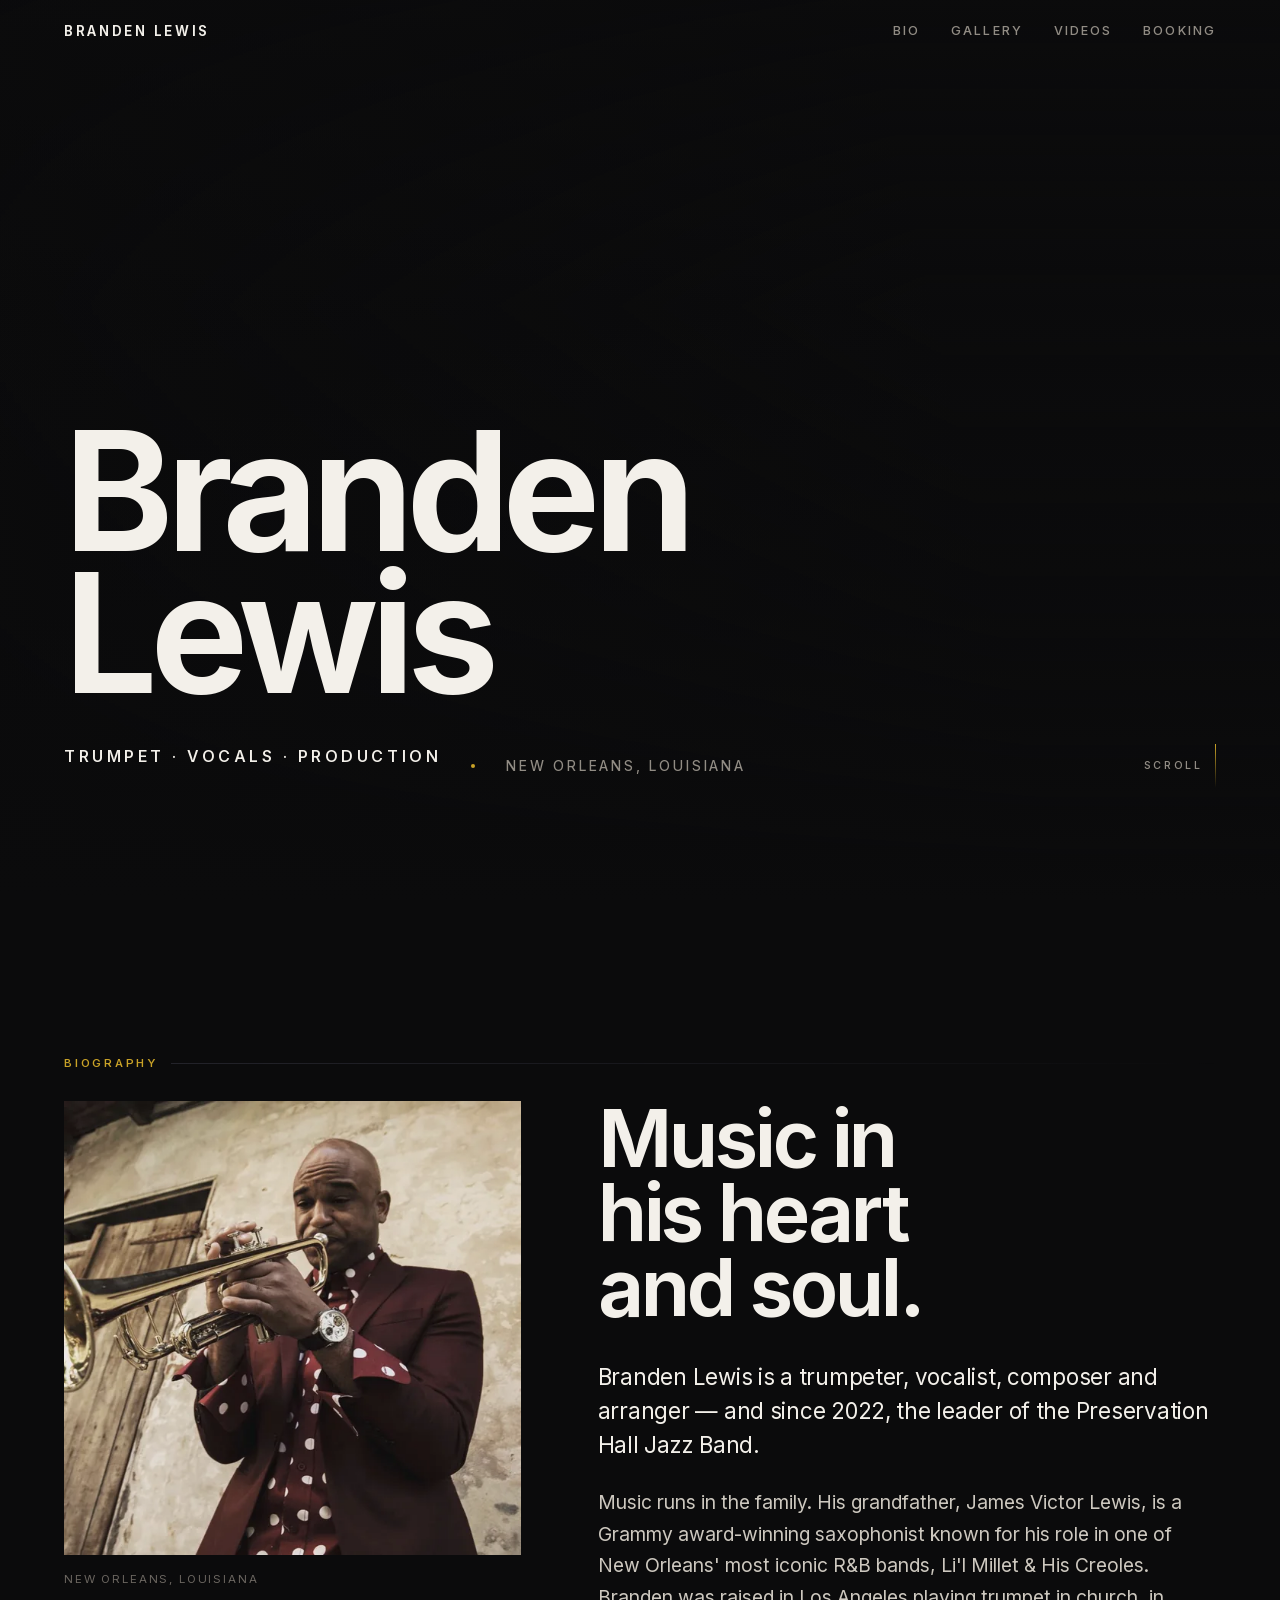
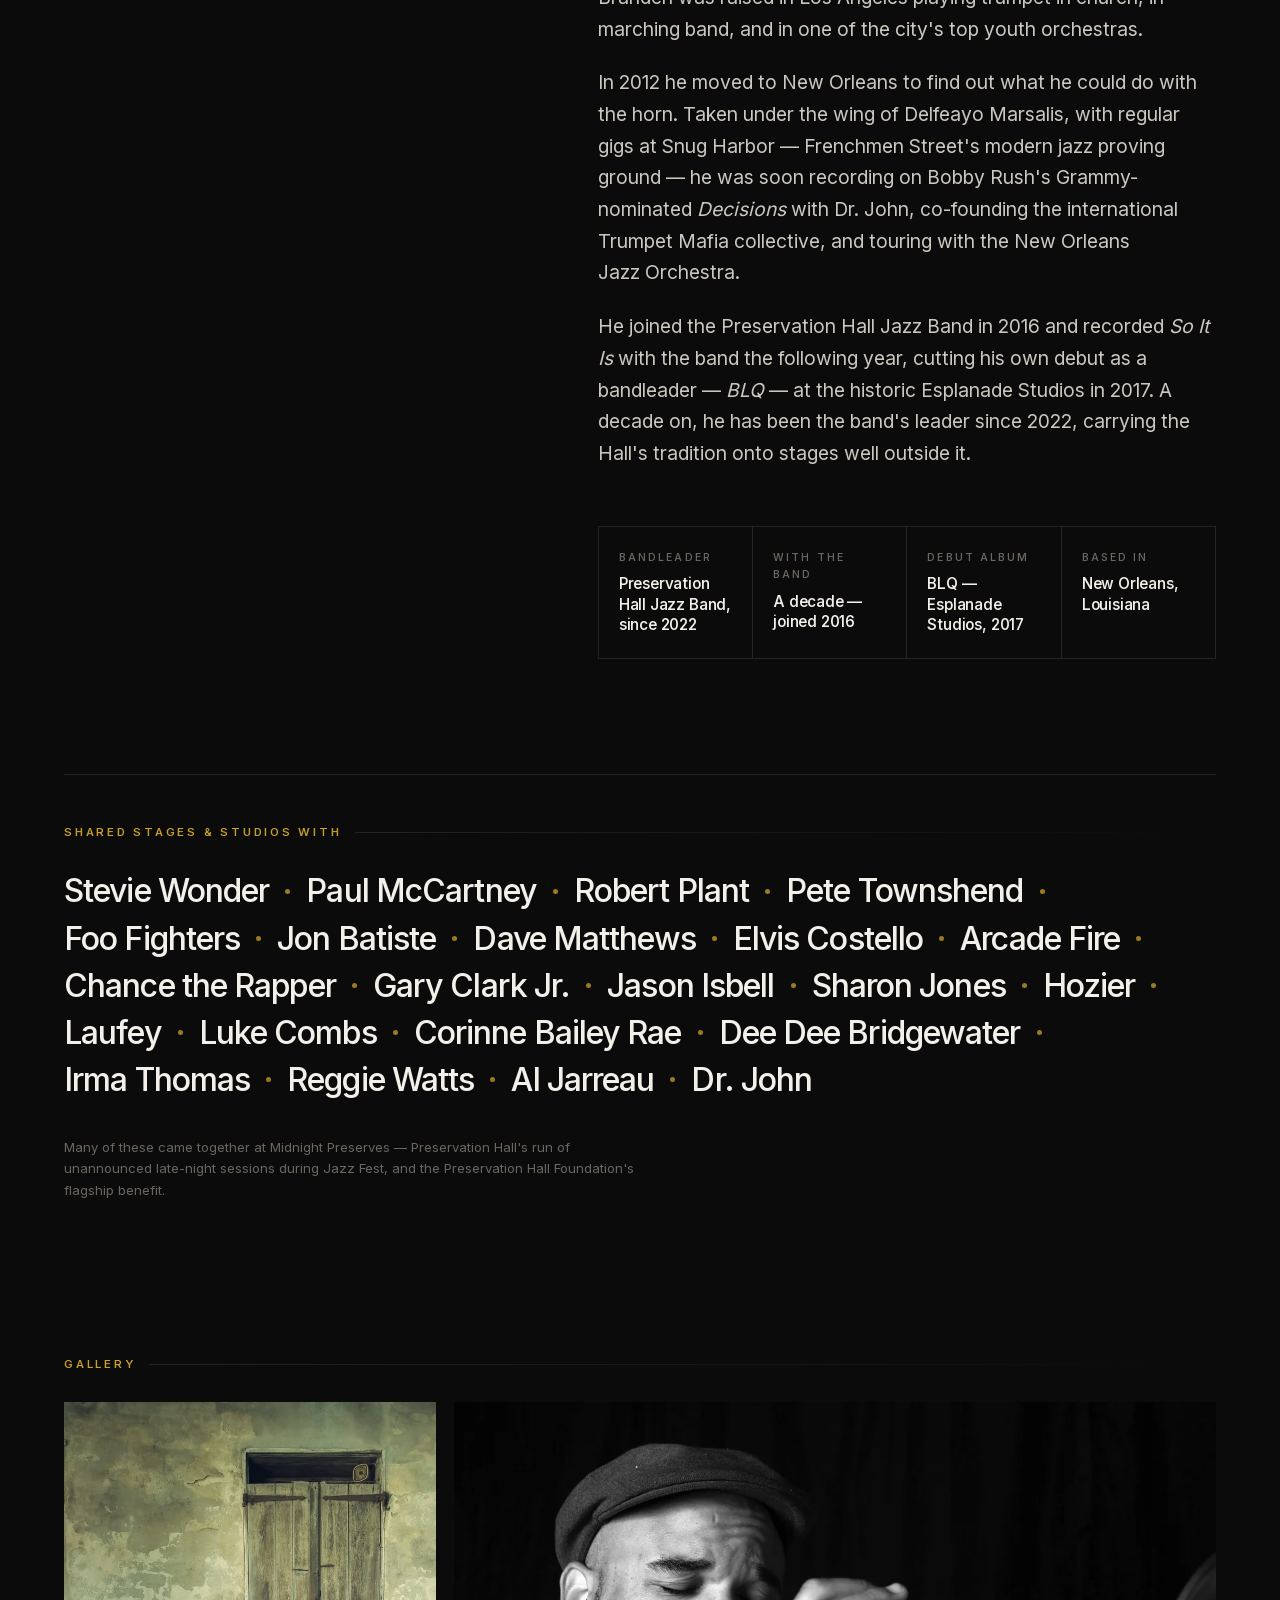
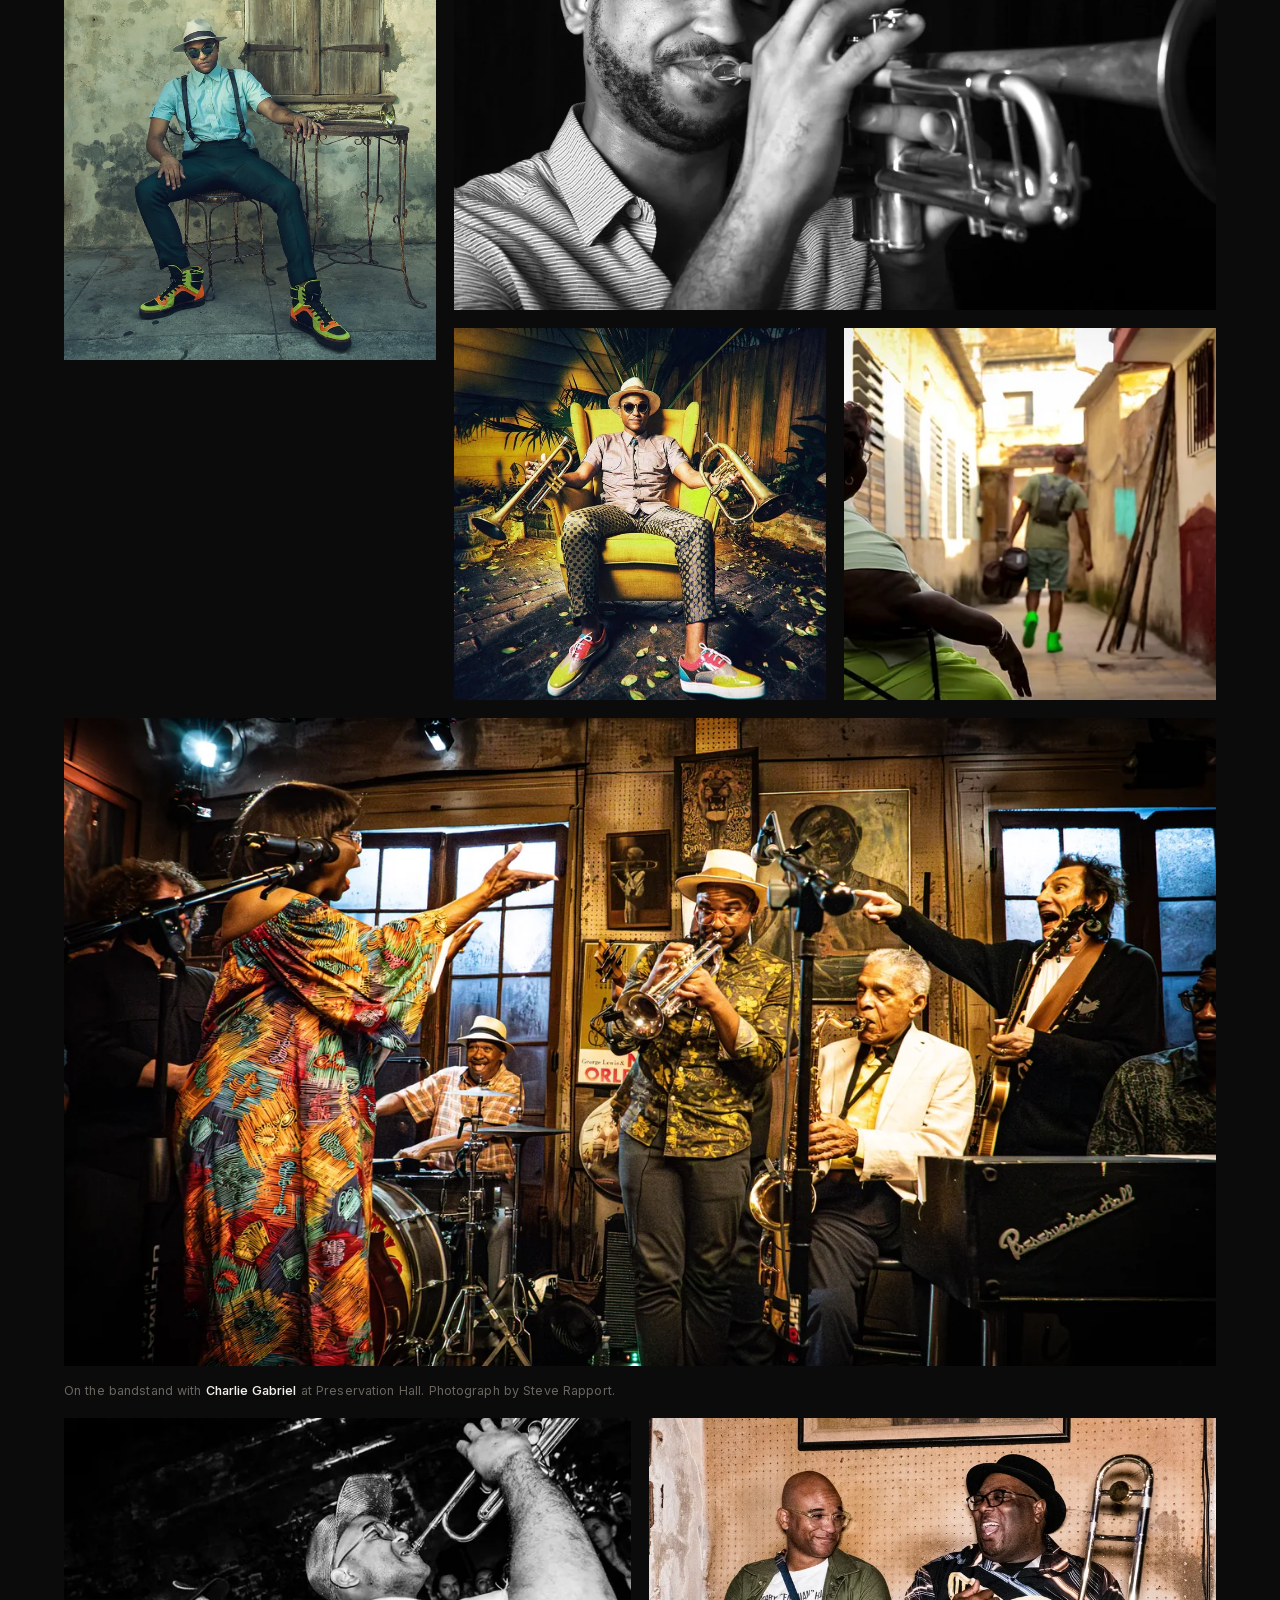
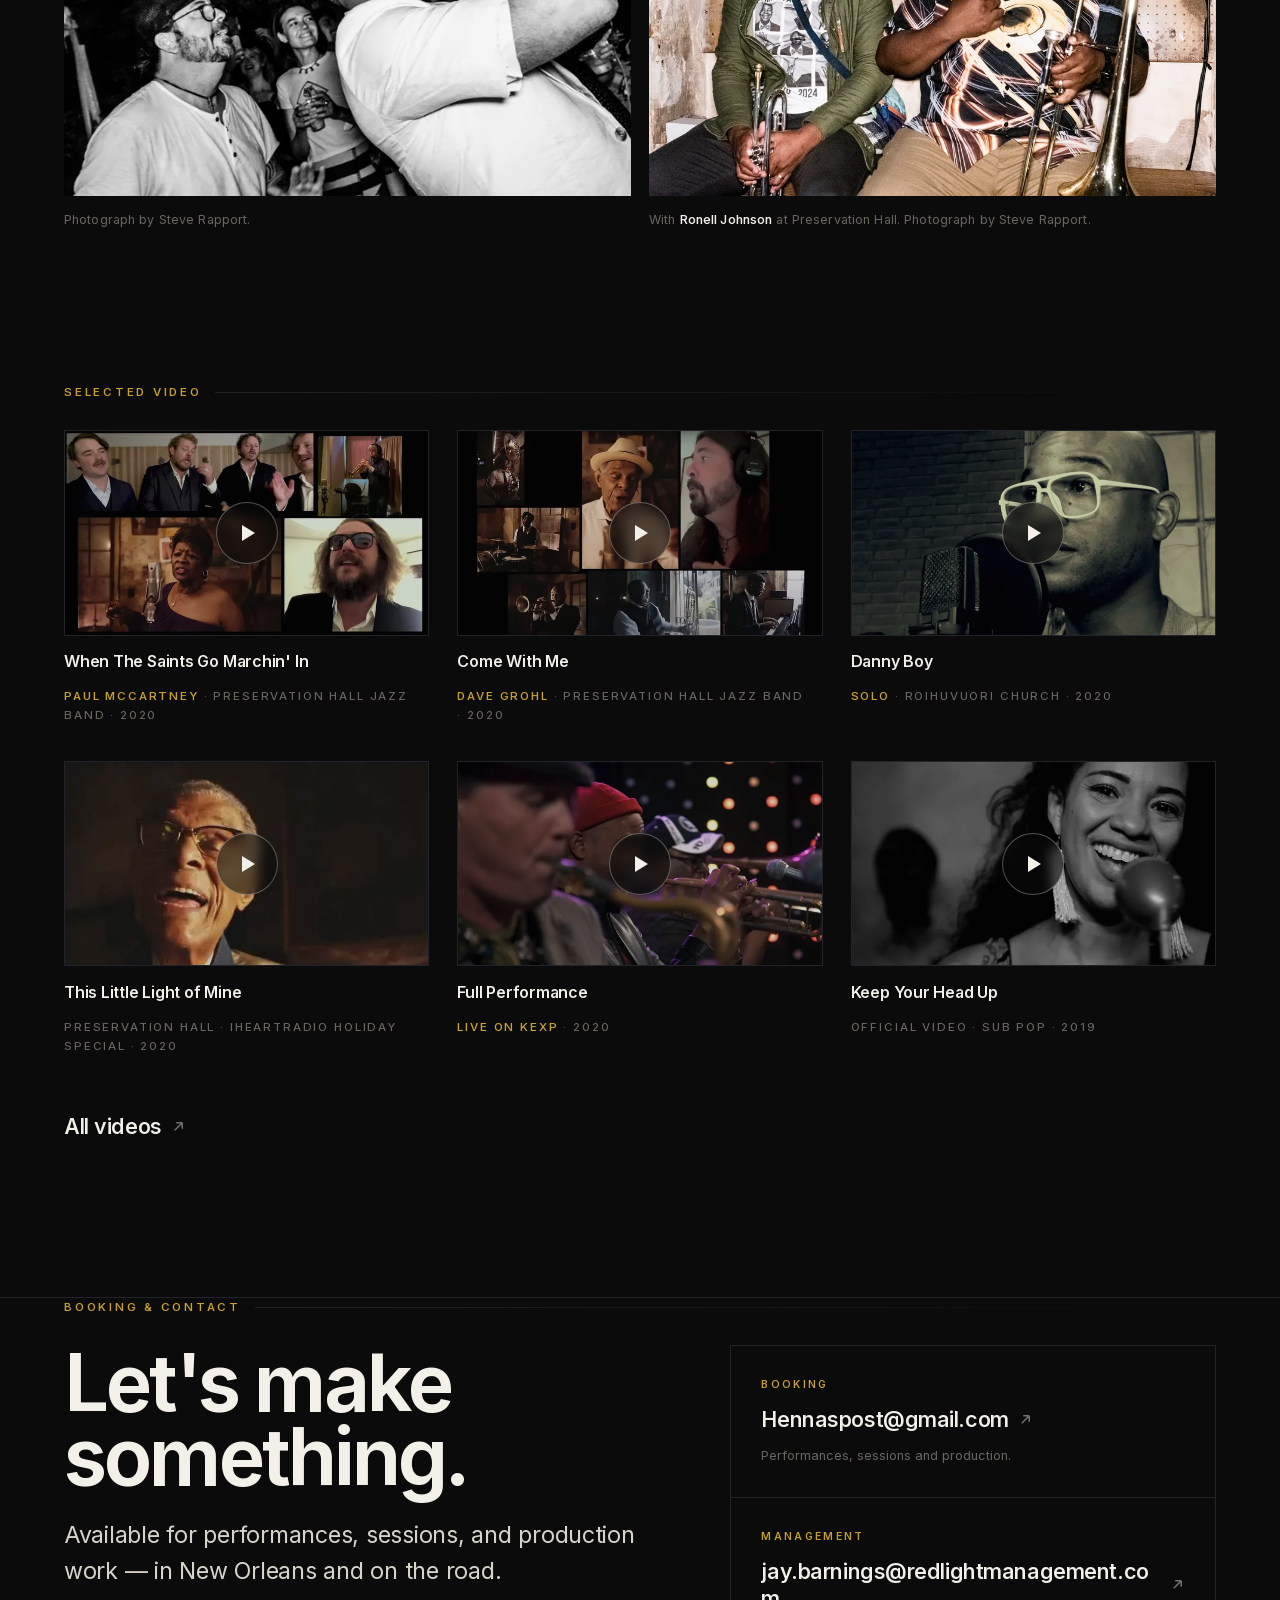
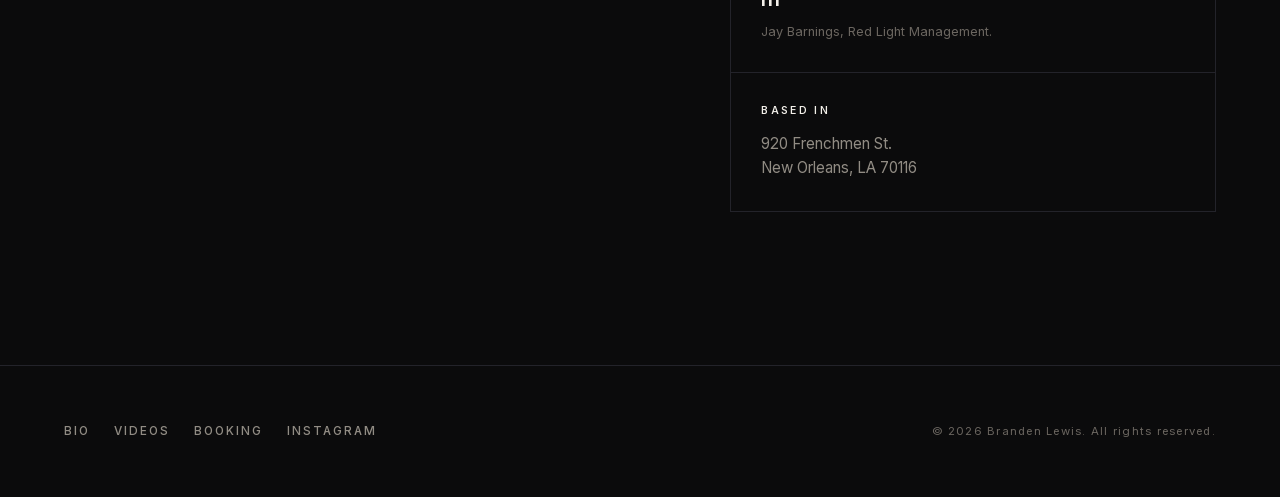
<file: index.html>
<!doctype html>
<html lang="en">
<head>
<meta charset="utf-8">
<meta name="viewport" content="width=device-width, initial-scale=1">
<title>Branden Lewis — Trumpet · Vocals · Production | New Orleans</title>
<meta name="description" content="Branden Lewis is a New Orleans trumpeter, vocalist and producer, and the bandleader of the Preservation Hall Jazz Band. Videos, biography and booking.">
<link rel="canonical" href="https://www.brandenlewis.com/">

<meta property="og:type" content="profile">
<meta property="og:site_name" content="Branden Lewis">
<meta property="og:title" content="Branden Lewis — Trumpet · Vocals · Production">
<meta property="og:description" content="New Orleans trumpeter, vocalist and producer. Bandleader of the Preservation Hall Jazz Band.">
<meta property="og:url" content="https://www.brandenlewis.com/">
<meta property="og:image" content="https://www.brandenlewis.com/assets/og.jpg">
<meta property="og:image:width" content="1200">
<meta property="og:image:height" content="630">
<meta name="twitter:card" content="summary_large_image">
<meta name="theme-color" content="#0b0b0c">

<link rel="icon" href="/assets/favicon.svg" type="image/svg+xml">
<link rel="apple-touch-icon" href="/assets/apple-touch-icon.png">
<link rel="preload" href="/assets/fonts/inter-var-latin.woff2" as="font" type="font/woff2" crossorigin>
<link rel="preload" href="/assets/img/round-midnight-1440.webp" as="image" fetchpriority="high" media="(min-width: 641px)">
<link rel="preload" href="/assets/img/courtyard-1100.webp" as="image" fetchpriority="high" media="(max-width: 640px)">
<link rel="stylesheet" href="/assets/css/site.css?v=ae60c80b">

<script type="application/ld+json">
{
  "@context": "https://schema.org",
  "@type": "MusicGroup",
  "name": "Branden Lewis",
  "url": "https://www.brandenlewis.com/",
  "image": "https://www.brandenlewis.com/assets/og.jpg",
  "genre": ["Jazz", "New Orleans Jazz"],
  "foundingLocation": { "@type": "Place", "name": "New Orleans, Louisiana" },
  "sameAs": ["https://instagram.com/mrblewis"],
  "member": {
    "@type": "Person",
    "name": "Branden Lewis",
    "jobTitle": "Trumpeter, Vocalist, Producer",
    "memberOf": { "@type": "MusicGroup", "name": "Preservation Hall Jazz Band" }
  }
}
</script>
</head>

<body>
<a class="skip" href="#main">Skip to content</a>

<header class="masthead">
  <a class="wordmark" href="/">Branden Lewis</a>
  <nav class="nav" aria-label="Primary">
    <a href="#about">Bio</a>
    <a href="#gallery">Gallery</a>
    <a href="/videos.html">Videos</a>
    <a href="#booking">Booking</a>
  </nav>
</header>

<main id="main">

  <!-- ------------------------------------------------------------- hero -->
  <section class="hero" aria-label="Introduction">
    <div class="hero__media">
      <picture>
        <!-- Art direction: the 16:9 portrait crops to an abstract sliver on a
             phone, so narrow screens get the 2:3 courtyard frame instead. -->
        <source media="(max-width: 640px)" type="image/webp" srcset="
          /assets/img/courtyard-700.webp   700w,
          /assets/img/courtyard-1100.webp 1100w,
          /assets/img/courtyard-1600.webp 1600w" sizes="100vw">
        <source media="(max-width: 640px)" type="image/jpeg" srcset="
          /assets/img/courtyard-700.jpg   700w,
          /assets/img/courtyard-1100.jpg 1100w,
          /assets/img/courtyard-1600.jpg 1600w" sizes="100vw">
        <source type="image/webp" srcset="
          /assets/img/round-midnight-640.webp   640w,
          /assets/img/round-midnight-960.webp   960w,
          /assets/img/round-midnight-1440.webp 1440w,
          /assets/img/round-midnight-1920.webp 1920w" sizes="100vw">
        <img src="/assets/img/round-midnight-1920.jpg" srcset="
          /assets/img/round-midnight-640.jpg   640w,
          /assets/img/round-midnight-960.jpg   960w,
          /assets/img/round-midnight-1440.jpg 1440w,
          /assets/img/round-midnight-1920.jpg 1920w" sizes="100vw"
          width="1920" height="1080" fetchpriority="high" decoding="async"
          alt="Branden Lewis, portrait.">
      </picture>
    </div>

    <div class="hero__inner">
      <h1 class="hero__name"><span>Branden</span><span>Lewis</span></h1>
      <div class="hero__meta">
        <p class="hero__role">Trumpet · Vocals · Production</p>
        <i class="hero__dot" aria-hidden="true"></i>
        <p class="hero__place">New Orleans, Louisiana</p>
      </div>
    </div>

    <a class="hero__scroll" href="#about"><span>Scroll</span><i aria-hidden="true"></i></a>
  </section>

  <!-- -------------------------------------------------------------- bio -->
  <section class="band" id="about">
    <div class="shell">
      <p class="eyebrow reveal">Biography</p>

      <div class="bio__grid">
        <figure class="bio__figure reveal">
          <picture>
            <source type="image/webp" srcset="
              /assets/img/portrait-brass-600.webp   600w,
              /assets/img/portrait-brass-900.webp   900w,
              /assets/img/portrait-brass-1182.webp 1182w"
              sizes="(min-width: 900px) 38vw, 100vw">
            <img src="/assets/img/portrait-brass-900.jpg" srcset="
              /assets/img/portrait-brass-600.jpg   600w,
              /assets/img/portrait-brass-900.jpg   900w,
              /assets/img/portrait-brass-1182.jpg 1182w"
              sizes="(min-width: 900px) 38vw, 100vw"
              width="1182" height="1176" loading="lazy" decoding="async"
              alt="Branden Lewis playing trumpet in a burgundy suit and polka-dot shirt against a weathered wall.">
          </picture>
          <figcaption class="bio__cap">New Orleans, Louisiana</figcaption>
        </figure>

        <div class="bio__body">
          <h2 class="reveal">Music in his heart<br>and soul.</h2>

          <div class="reveal" data-delay="1">
            <p>Branden Lewis is a trumpeter, vocalist, composer and arranger — and since 2022,
              the leader of the Preservation Hall Jazz Band.</p>

            <p>Music runs in the family. His grandfather, James Victor Lewis, is a Grammy
              award-winning saxophonist known for his role in one of New Orleans' most iconic
              R&amp;B bands, Li'l Millet &amp; His Creoles. Branden was raised in Los Angeles
              playing trumpet in church, in marching band, and in one of the city's top youth
              orchestras.</p>

            <p>In 2012 he moved to New Orleans to find out what he could do with the horn. Taken
              under the wing of Delfeayo Marsalis, with regular gigs at Snug Harbor — Frenchmen
              Street's modern jazz proving ground — he was soon recording on Bobby Rush's
              Grammy-nominated <em>Decisions</em> with Dr. John, co-founding the international
              Trumpet Mafia collective, and touring with the New Orleans Jazz Orchestra.</p>

            <p>He joined the Preservation Hall Jazz Band in 2016 and recorded <em>So It Is</em>
              with the band the following year, cutting his own debut as a bandleader —
              <em>BLQ</em> — at the historic Esplanade Studios in 2017. A decade on, he has been
              the band's leader since 2022, carrying the Hall's tradition onto stages well
              outside it.</p>
          </div>

          <dl class="facts reveal" data-delay="2">
            <div><dt>Bandleader</dt><dd>Preservation Hall Jazz Band, since 2022</dd></div>
            <div><dt>With the band</dt><dd>A decade — joined 2016</dd></div>
            <div><dt>Debut album</dt><dd>BLQ — Esplanade Studios, 2017</dd></div>
            <div><dt>Based in</dt><dd>New Orleans, Louisiana</dd></div>
          </dl>
        </div>
      </div>

      <div class="credits">
        <p class="eyebrow reveal">Shared stages &amp; studios with</p>
        <ul class="credits__list reveal" data-delay="1">
          <li>Stevie Wonder</li>
          <li>Paul McCartney</li>
          <li>Robert Plant</li>
          <li>Pete Townshend</li>
          <li>Foo Fighters</li>
          <li>Jon Batiste</li>
          <li>Dave Matthews</li>
          <li>Elvis Costello</li>
          <li>Arcade Fire</li>
          <li>Chance the Rapper</li>
          <li>Gary Clark Jr.</li>
          <li>Jason Isbell</li>
          <li>Sharon Jones</li>
          <li>Hozier</li>
          <li>Laufey</li>
          <li>Luke Combs</li>
          <li>Corinne Bailey Rae</li>
          <li>Dee Dee Bridgewater</li>
          <li>Irma Thomas</li>
          <li>Reggie Watts</li>
          <li>Al Jarreau</li>
          <li>Dr. John</li>
        </ul>
        <p class="credits__note reveal">Many of these came together at Midnight Preserves —
          Preservation Hall's run of unannounced late-night sessions during Jazz Fest, and the
          Preservation Hall Foundation's flagship benefit.</p>
      </div>
    </div>
  </section>

  <!-- ---------------------------------------------------------- gallery -->
  <section class="band" id="gallery">
    <div class="shell">
      <p class="eyebrow reveal">Gallery</p>

      <div class="gallery">
        <button class="shot shot--tall reveal" type="button"
                data-full="/assets/img/courtyard-1600.jpg"
                aria-label="View larger: Branden Lewis seated in a French Quarter courtyard">
          <picture>
            <source type="image/webp" srcset="
              /assets/img/courtyard-700.webp   700w,
              /assets/img/courtyard-1100.webp 1100w,
              /assets/img/courtyard-1600.webp 1600w"
              sizes="(min-width: 780px) 33vw, 50vw">
            <img src="/assets/img/courtyard-1100.jpg" srcset="
              /assets/img/courtyard-700.jpg   700w,
              /assets/img/courtyard-1100.jpg 1100w,
              /assets/img/courtyard-1600.jpg 1600w"
              sizes="(min-width: 780px) 33vw, 50vw"
              width="1600" height="2397" loading="lazy" decoding="async"
              alt="Branden Lewis in a straw hat and sunglasses, seated beside a trumpet on an iron table against a weathered stucco wall.">
          </picture>
        </button>

        <button class="shot shot--wide reveal" data-delay="1" type="button"
                data-full="/assets/img/horn-bw-1800.jpg"
                aria-label="View larger: Branden Lewis playing trumpet, black and white">
          <picture>
            <source type="image/webp" srcset="
              /assets/img/horn-bw-800.webp   800w,
              /assets/img/horn-bw-1200.webp 1200w,
              /assets/img/horn-bw-1800.webp 1800w"
              sizes="(min-width: 780px) 66vw, 100vw">
            <img src="/assets/img/horn-bw-1200.jpg" srcset="
              /assets/img/horn-bw-800.jpg   800w,
              /assets/img/horn-bw-1200.jpg 1200w,
              /assets/img/horn-bw-1800.jpg 1800w"
              sizes="(min-width: 780px) 66vw, 100vw"
              width="1800" height="1200" loading="lazy" decoding="async"
              alt="Black-and-white photograph of Branden Lewis mid-phrase on trumpet, wearing a flat cap.">
          </picture>
        </button>

        <button class="shot shot--sq reveal" data-delay="2" type="button"
                data-full="/assets/img/yellow-chair-1400.jpg"
                aria-label="View larger: Branden Lewis seated in a yellow armchair holding two horns">
          <picture>
            <source type="image/webp" srcset="
              /assets/img/yellow-chair-700.webp   700w,
              /assets/img/yellow-chair-1000.webp 1000w,
              /assets/img/yellow-chair-1400.webp 1400w"
              sizes="(min-width: 780px) 33vw, 50vw">
            <img src="/assets/img/yellow-chair-1000.jpg" srcset="
              /assets/img/yellow-chair-700.jpg   700w,
              /assets/img/yellow-chair-1000.jpg 1000w,
              /assets/img/yellow-chair-1400.jpg 1400w"
              sizes="(min-width: 780px) 33vw, 50vw"
              width="1400" height="1400" loading="lazy" decoding="async"
              alt="Branden Lewis seated in a yellow armchair in a courtyard, holding a trumpet in one hand and a flugelhorn in the other.">
          </picture>
        </button>

        <button class="shot shot--sq reveal" type="button"
                data-full="/assets/img/havana-1800.jpg"
                aria-label="View larger: a sunlit alleyway street scene">
          <picture>
            <source type="image/webp" srcset="
              /assets/img/havana-800.webp   800w,
              /assets/img/havana-1200.webp 1200w,
              /assets/img/havana-1800.webp 1800w"
              sizes="(min-width: 780px) 33vw, 50vw">
            <img src="/assets/img/havana-1200.jpg" srcset="
              /assets/img/havana-800.jpg   800w,
              /assets/img/havana-1200.jpg 1200w,
              /assets/img/havana-1800.jpg 1800w"
              sizes="(min-width: 780px) 33vw, 50vw"
              width="1800" height="958" loading="lazy" decoding="async"
              alt="A woman seated in a narrow sunlit alleyway watching a man walk away carrying a bag.">
          </picture>
        </button>

        <figure class="shot-fig reveal" data-delay="1">
          <button class="shot shot--band" type="button"
                  data-full="/assets/img/hall-charlie-1900.jpg"
                  aria-label="View larger: Branden Lewis on trumpet beside Charlie Gabriel at Preservation Hall">
            <picture>
              <source type="image/webp" srcset="
                /assets/img/hall-charlie-950.webp   950w,
                /assets/img/hall-charlie-1400.webp 1400w,
                /assets/img/hall-charlie-1900.webp 1900w"
                sizes="100vw">
              <img src="/assets/img/hall-charlie-1400.jpg" srcset="
                /assets/img/hall-charlie-950.jpg   950w,
                /assets/img/hall-charlie-1400.jpg 1400w,
                /assets/img/hall-charlie-1900.jpg 1900w"
                sizes="100vw"
                width="1900" height="1268" loading="lazy" decoding="async"
                alt="Branden Lewis playing trumpet on the bandstand at Preservation Hall, beside Charlie Gabriel on saxophone, with a singer and full band around them.">
            </picture>
          </button>
          <figcaption class="shot-cap">
            On the bandstand with <b>Charlie Gabriel</b> at Preservation Hall.
            <span>Photograph by Steve Rapport.</span>
          </figcaption>
        </figure>

        <figure class="shot-fig shot-fig--half reveal">
          <button class="shot shot--pair" type="button"
                  data-full="/assets/img/crowd-bw-1300.jpg"
                  aria-label="View larger: Branden Lewis playing trumpet in the middle of a crowd">
            <picture>
              <source type="image/webp" srcset="
                /assets/img/crowd-bw-650.webp   650w,
                /assets/img/crowd-bw-950.webp   950w,
                /assets/img/crowd-bw-1300.webp 1300w"
                sizes="(min-width: 780px) 46vw, 100vw">
              <img src="/assets/img/crowd-bw-950.jpg" srcset="
                /assets/img/crowd-bw-650.jpg   650w,
                /assets/img/crowd-bw-950.jpg   950w,
                /assets/img/crowd-bw-1300.jpg 1300w"
                sizes="(min-width: 780px) 46vw, 100vw"
                width="1300" height="867" loading="lazy" decoding="async"
                alt="Black-and-white photograph of Branden Lewis in a flat cap, horn raised, playing in the middle of a packed crowd.">
            </picture>
          </button>
          <figcaption class="shot-cap">
            <span>Photograph by Steve Rapport.</span>
          </figcaption>
        </figure>

        <figure class="shot-fig shot-fig--half reveal" data-delay="1">
          <button class="shot shot--pair" type="button"
                  data-full="/assets/img/hall-bench-1900.jpg"
                  aria-label="View larger: Branden Lewis and Ronell Johnson at Preservation Hall">
            <picture>
              <source type="image/webp" srcset="
                /assets/img/hall-bench-950.webp   950w,
                /assets/img/hall-bench-1400.webp 1400w,
                /assets/img/hall-bench-1900.webp 1900w"
                sizes="(min-width: 780px) 46vw, 100vw">
              <img src="/assets/img/hall-bench-950.jpg" srcset="
                /assets/img/hall-bench-950.jpg   950w,
                /assets/img/hall-bench-1400.jpg 1400w,
                /assets/img/hall-bench-1900.jpg 1900w"
                sizes="(min-width: 780px) 46vw, 100vw"
                width="1900" height="1268" loading="lazy" decoding="async"
                alt="Branden Lewis, trumpet in hand, sitting on a bench beside Ronell Johnson, who holds his trombone mid-laugh, in a back room at Preservation Hall.">
            </picture>
          </button>
          <figcaption class="shot-cap">
            With <b>Ronell Johnson</b> at Preservation Hall.
            <span>Photograph by Steve Rapport.</span>
          </figcaption>
        </figure>
      </div>
    </div>
  </section>

  <!-- ----------------------------------------------------------- videos -->
  <section class="band" id="watch">
    <div class="shell">
      <p class="eyebrow reveal">Selected video</p>

      <div class="vgrid">
        <article class="vcard reveal">
          <a class="facade" href="https://www.youtube.com/watch?v=NNgEiaASdSU" data-yt="NNgEiaASdSU"
             data-title="When The Saints Go Marchin' In — Paul McCartney, Preservation Hall Jazz Band and friends">
            <picture>
              <source type="image/webp" srcset="/assets/img/yt/NNgEiaASdSU.webp">
              <img src="/assets/img/yt/NNgEiaASdSU.jpg" width="720" height="405" loading="lazy" decoding="async" alt="">
            </picture>
            <span class="facade__play" aria-hidden="true"><span></span></span>
          </a>
          <h3 class="vcard__title">When The Saints Go Marchin' In</h3>
          <p class="vcard__meta"><b>Paul McCartney</b> · Preservation Hall Jazz Band · 2020</p>
        </article>

        <article class="vcard reveal" data-delay="1">
          <a class="facade" href="https://www.youtube.com/watch?v=KWFYTe5CQb0" data-yt="KWFYTe5CQb0"
             data-title="Come With Me — Dave Grohl and the Preservation Hall Jazz Band">
            <picture>
              <source type="image/webp" srcset="/assets/img/yt/KWFYTe5CQb0.webp">
              <img src="/assets/img/yt/KWFYTe5CQb0.jpg" width="720" height="405" loading="lazy" decoding="async" alt="">
            </picture>
            <span class="facade__play" aria-hidden="true"><span></span></span>
          </a>
          <h3 class="vcard__title">Come With Me</h3>
          <p class="vcard__meta"><b>Dave Grohl</b> · Preservation Hall Jazz Band · 2020</p>
        </article>

        <article class="vcard reveal" data-delay="2">
          <a class="facade" href="https://www.youtube.com/watch?v=HFgpJjOsfes" data-yt="HFgpJjOsfes"
             data-title="Branden Lewis — Danny Boy at Roihuvuori Church">
            <picture>
              <source type="image/webp" srcset="/assets/img/yt/HFgpJjOsfes.webp">
              <img src="/assets/img/yt/HFgpJjOsfes.jpg" width="720" height="405" loading="lazy" decoding="async" alt="">
            </picture>
            <span class="facade__play" aria-hidden="true"><span></span></span>
          </a>
          <h3 class="vcard__title">Danny Boy</h3>
          <p class="vcard__meta"><b>Solo</b> · Roihuvuori Church · 2020</p>
        </article>

        <article class="vcard reveal">
          <a class="facade" href="https://www.youtube.com/watch?v=3NitvshN47o" data-yt="3NitvshN47o"
             data-title="This Little Light of Mine — Preservation Hall Jazz Band">
            <picture>
              <source type="image/webp" srcset="/assets/img/yt/3NitvshN47o.webp">
              <img src="/assets/img/yt/3NitvshN47o.jpg" width="720" height="405" loading="lazy" decoding="async" alt="">
            </picture>
            <span class="facade__play" aria-hidden="true"><span></span></span>
          </a>
          <h3 class="vcard__title">This Little Light of Mine</h3>
          <p class="vcard__meta">Preservation Hall · iHeartRadio Holiday Special · 2020</p>
        </article>

        <article class="vcard reveal" data-delay="1">
          <a class="facade" href="https://www.youtube.com/watch?v=qoPxTShCUCE" data-yt="qoPxTShCUCE"
             data-title="Preservation Hall Jazz Band — Full Performance, Live on KEXP">
            <picture>
              <source type="image/webp" srcset="/assets/img/yt/qoPxTShCUCE.webp">
              <img src="/assets/img/yt/qoPxTShCUCE.jpg" width="720" height="405" loading="lazy" decoding="async" alt="">
            </picture>
            <span class="facade__play" aria-hidden="true"><span></span></span>
          </a>
          <h3 class="vcard__title">Full Performance</h3>
          <p class="vcard__meta"><b>Live on KEXP</b> · 2020</p>
        </article>

        <article class="vcard reveal" data-delay="2">
          <a class="facade" href="https://www.youtube.com/watch?v=PdUHN_Z6bas" data-yt="PdUHN_Z6bas"
             data-title="Preservation Hall Jazz Band — Keep Your Head Up (Official Video)">
            <picture>
              <source type="image/webp" srcset="/assets/img/yt/PdUHN_Z6bas.webp">
              <img src="/assets/img/yt/PdUHN_Z6bas.jpg" width="720" height="405" loading="lazy" decoding="async" alt="">
            </picture>
            <span class="facade__play" aria-hidden="true"><span></span></span>
          </a>
          <h3 class="vcard__title">Keep Your Head Up</h3>
          <p class="vcard__meta">Official video · Sub Pop · 2019</p>
        </article>
      </div>

      <p class="reveal" style="margin-top:clamp(2.5rem,5vw,3.5rem)">
        <a class="contact__link" href="/videos.html">
          All videos
          <svg viewBox="0 0 16 16" fill="none" stroke="currentColor" stroke-width="1.6" aria-hidden="true">
            <path d="M4 12L12 4M12 4H5.5M12 4v6.5"/>
          </svg>
        </a>
      </p>
    </div>
  </section>

  <!-- ---------------------------------------------------------- booking -->
  <section class="band booking" id="booking">
    <div class="shell">
      <p class="eyebrow reveal">Booking &amp; contact</p>

      <div class="booking__grid">
        <div>
          <h2 class="reveal">Let's make<br>something.</h2>
          <p class="lede reveal" data-delay="1" style="margin-top:1.5rem;max-width:46ch">
            Available for performances, sessions, and production work — in New Orleans and on the road.
          </p>
        </div>

        <div class="contacts reveal" data-delay="1">
          <div>
            <p class="contact__label">Booking</p>
            <a class="contact__link" href="mailto:Hennaspost@gmail.com?subject=Booking%20inquiry%20%E2%80%94%20Branden%20Lewis">
              Hennaspost@gmail.com
              <svg viewBox="0 0 16 16" fill="none" stroke="currentColor" stroke-width="1.6" aria-hidden="true">
                <path d="M4 12L12 4M12 4H5.5M12 4v6.5"/>
              </svg>
            </a>
            <p class="contact__note">Performances, sessions and production.</p>
          </div>

          <div>
            <p class="contact__label">Management</p>
            <a class="contact__link" href="mailto:jay.barnings@redlightmanagement.com?subject=Branden%20Lewis%20%E2%80%94%20inquiry">
              jay.barnings@redlightmanagement.com
              <svg viewBox="0 0 16 16" fill="none" stroke="currentColor" stroke-width="1.6" aria-hidden="true">
                <path d="M4 12L12 4M12 4H5.5M12 4v6.5"/>
              </svg>
            </a>
            <p class="contact__note">Jay Barnings, Red Light Management.</p>
          </div>

          <div class="contact__static">
            <strong>Based in</strong>
            920 Frenchmen St.<br>
            New Orleans, LA 70116
          </div>
        </div>
      </div>
    </div>
  </section>
</main>

<footer class="footer">
  <div class="shell footer__row">
    <div class="footer__links">
      <a href="#about">Bio</a>
      <a href="/videos.html">Videos</a>
      <a href="#booking">Booking</a>
      <a href="https://instagram.com/mrblewis" rel="me noopener" target="_blank">Instagram</a>
    </div>
    <p class="footer__fine">© <span id="yr">2026</span> Branden Lewis. All rights reserved.</p>
  </div>
</footer>

<dialog class="lightbox" id="lightbox" aria-label="Enlarged photograph">
  <button class="lightbox__close" type="button" aria-label="Close">✕</button>
  <img alt="">
</dialog>

<script src="/assets/js/site.js?v=20277fa7" defer></script>
<script>document.getElementById('yr').textContent = new Date().getFullYear();</script>
</body>
</html>
</file>
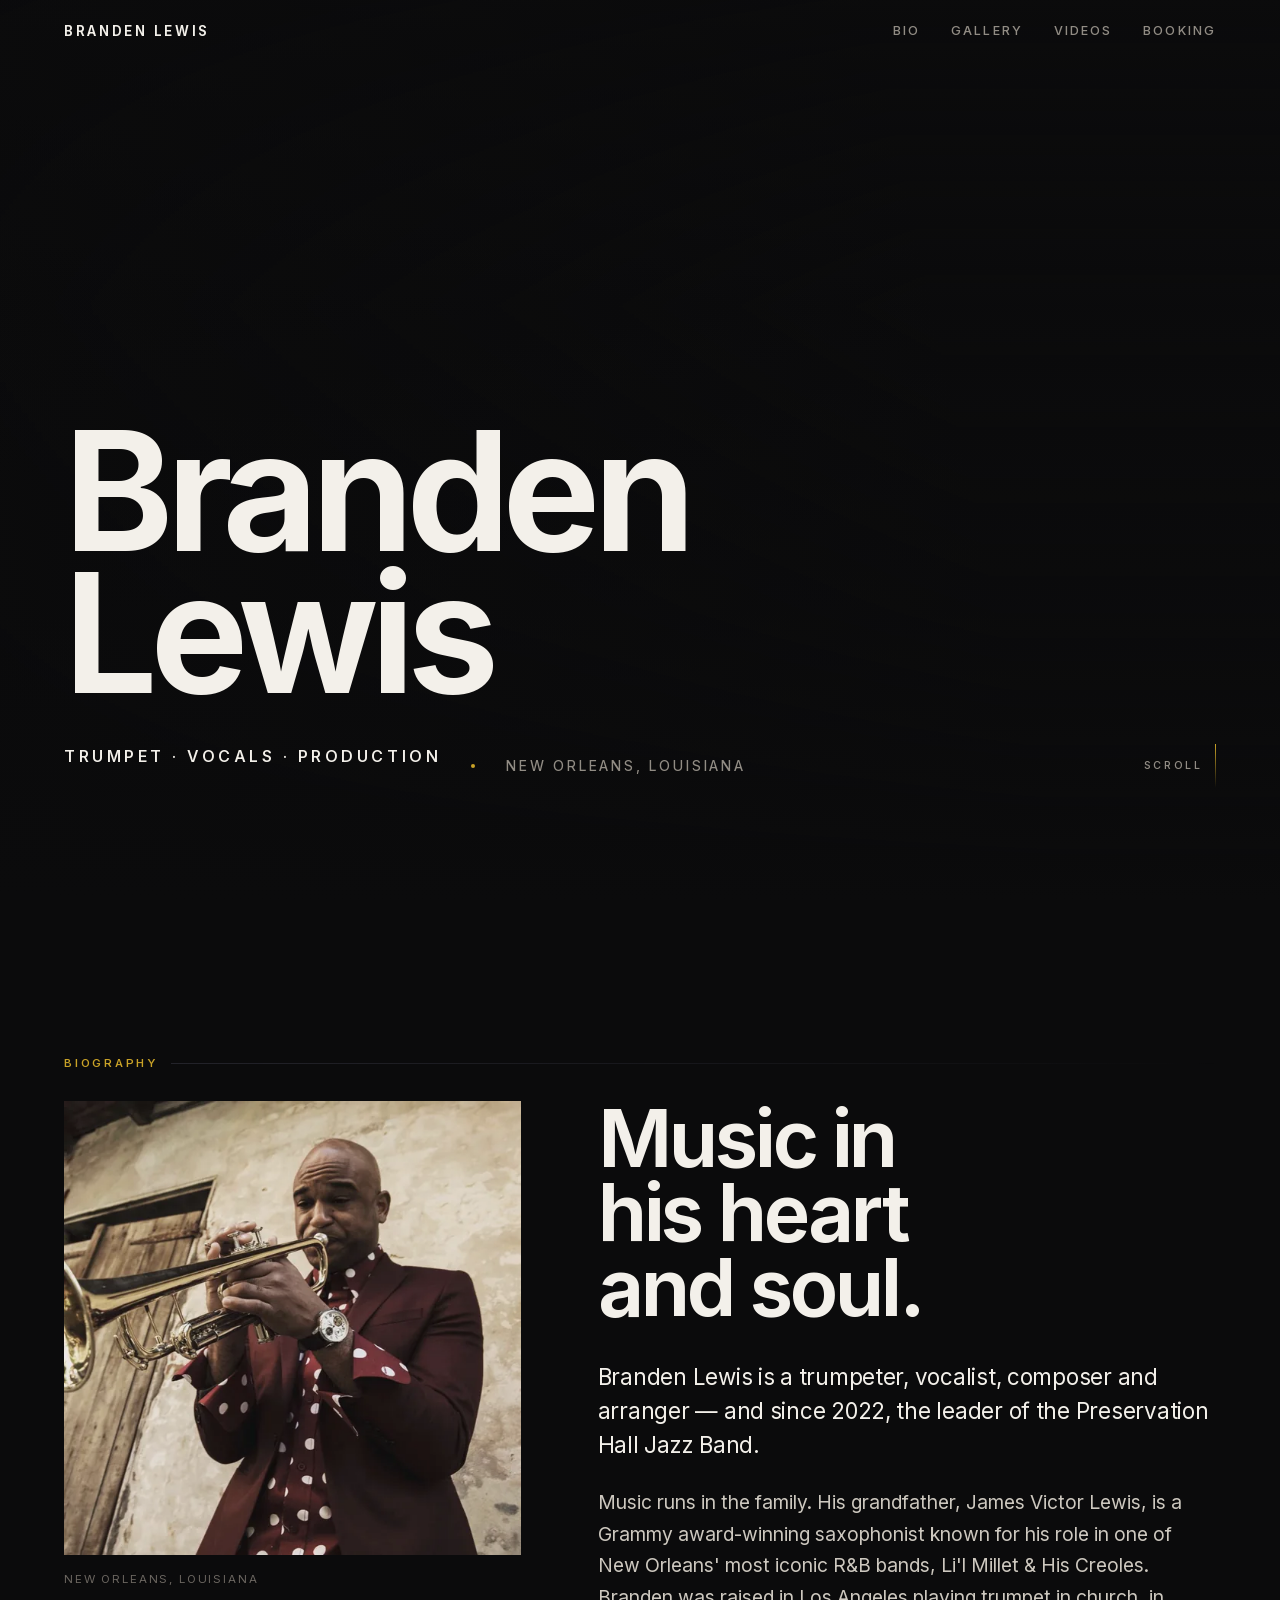
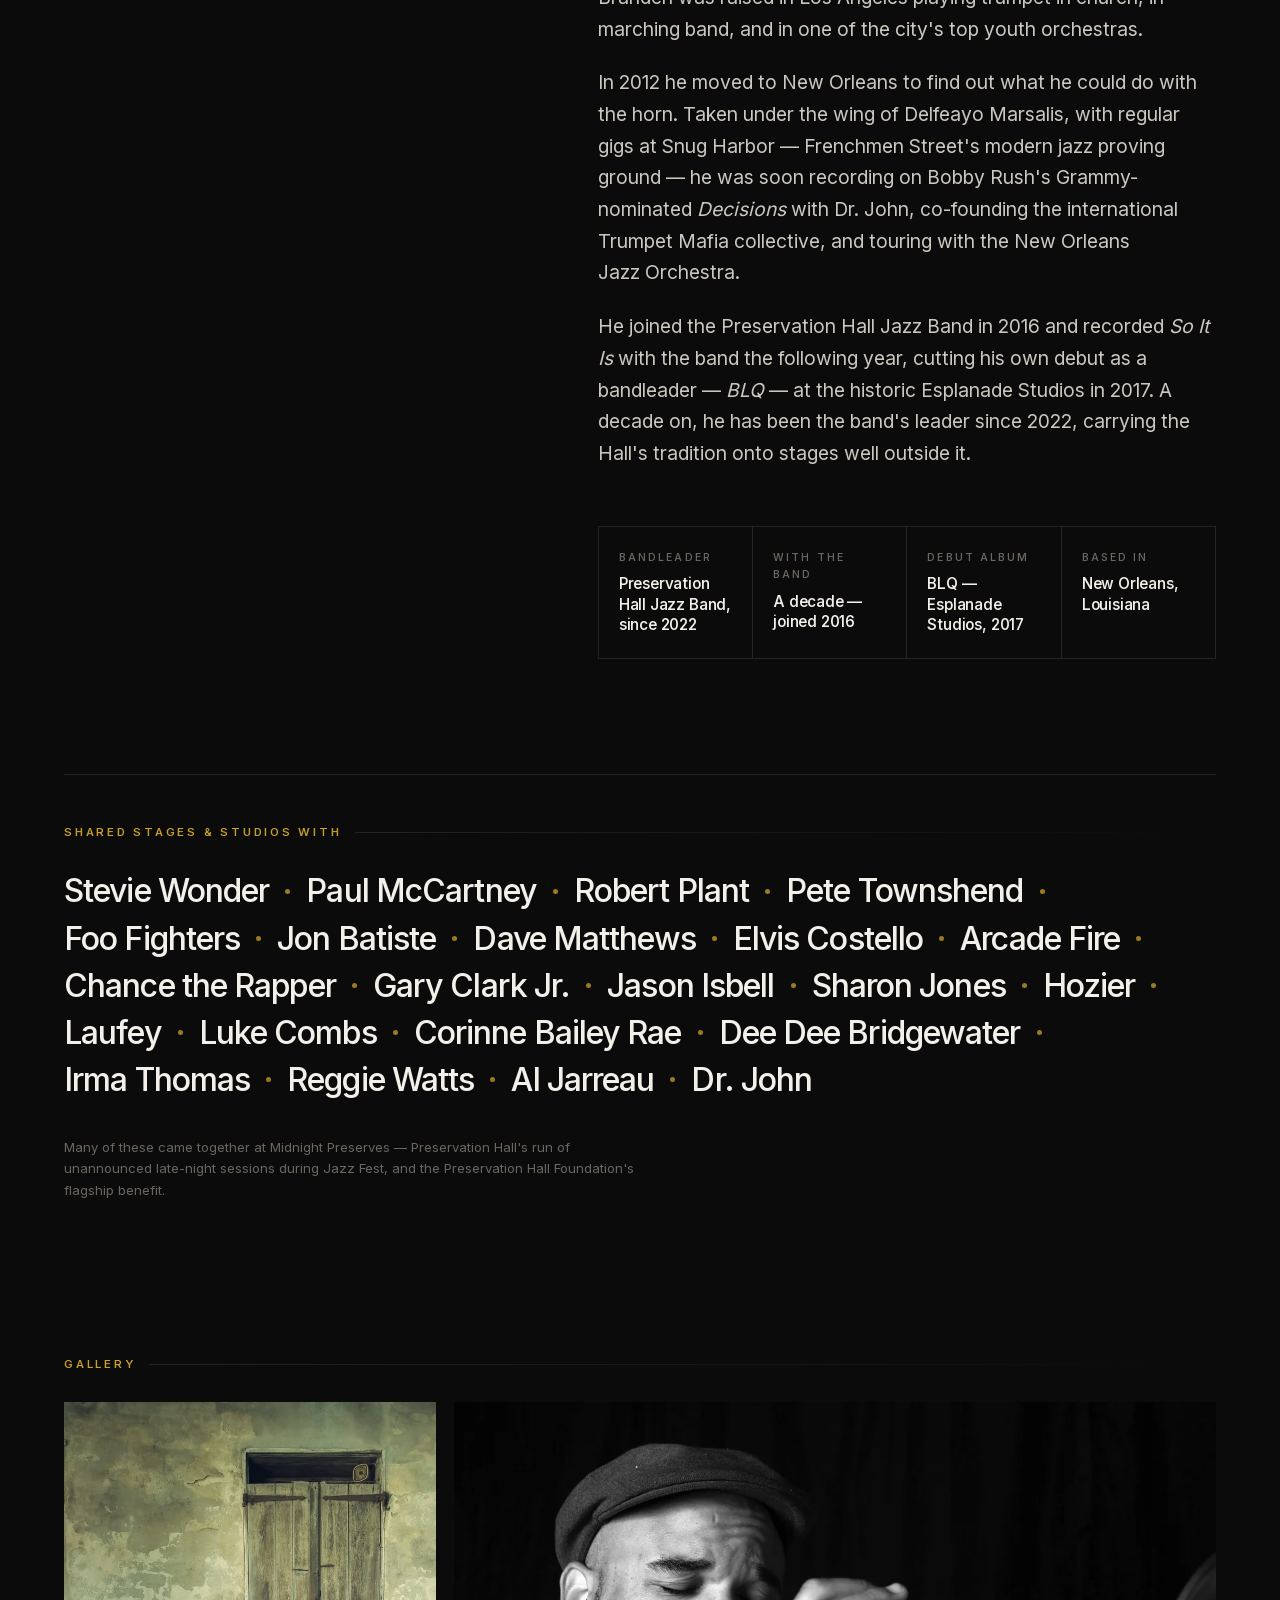
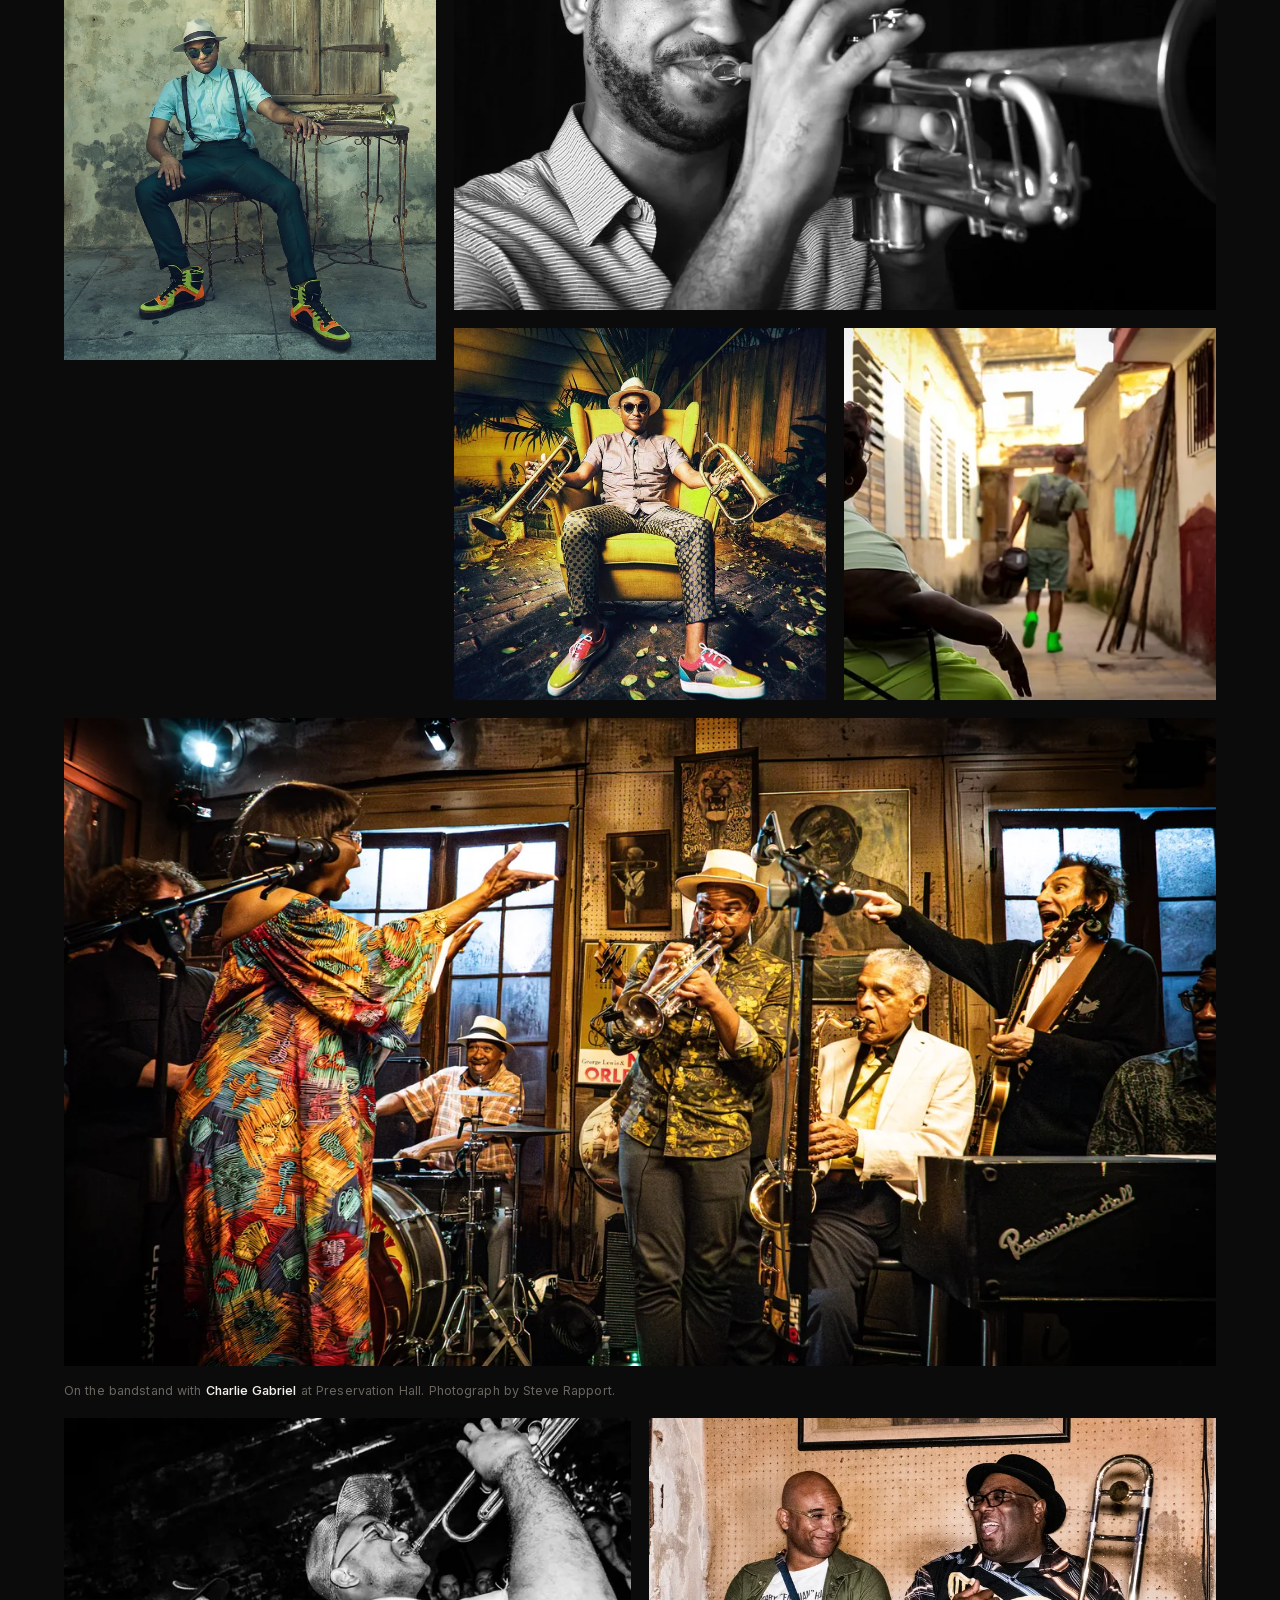
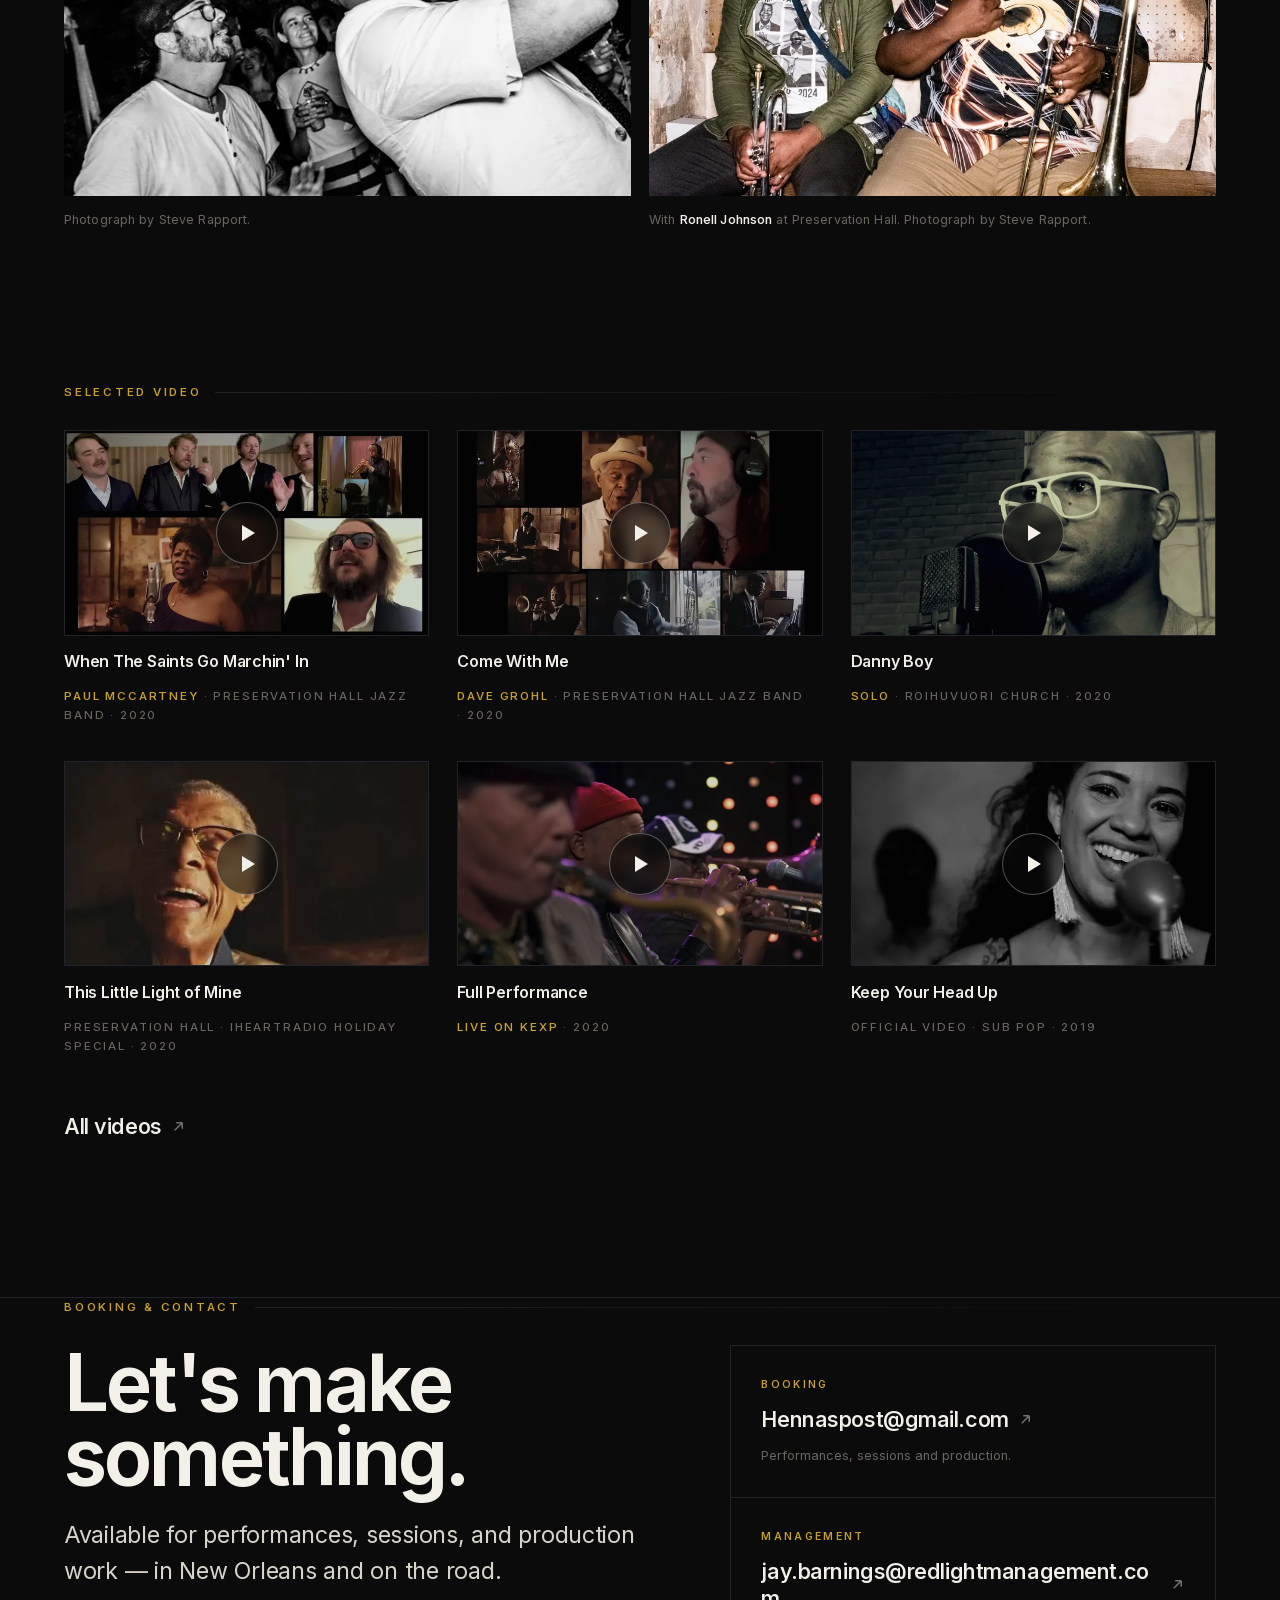
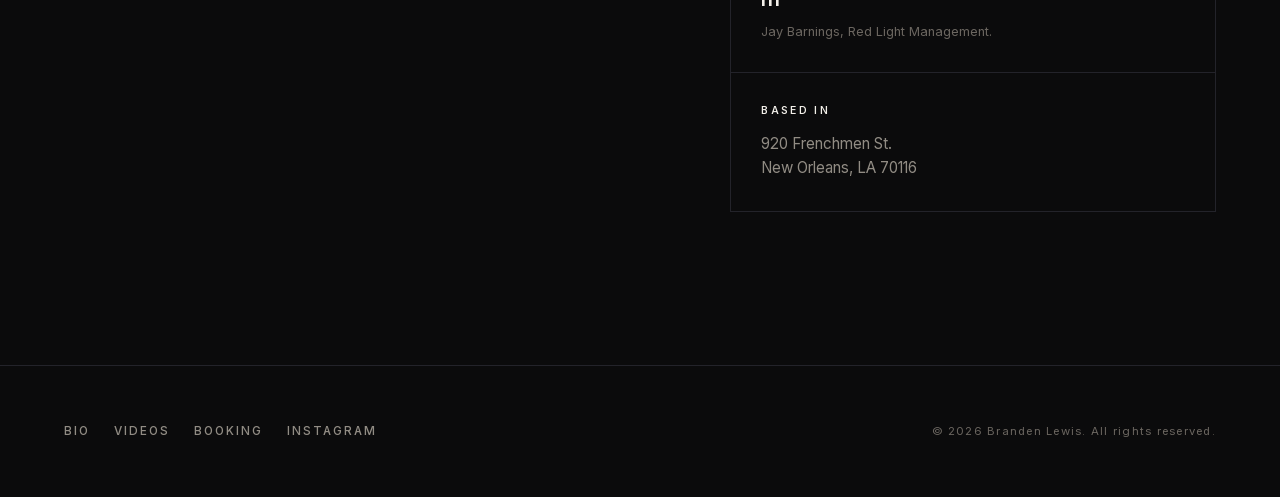
<file: bio/index.html>
<!doctype html>
<html lang="en">
<head>
<meta charset="utf-8">
<meta name="viewport" content="width=device-width, initial-scale=1">
<title>Biography — Branden Lewis</title>
<!-- The Squarespace site lived at /bio; old links and search results still
     point here. GitHub Pages can't send a real 301, so forward instantly. -->
<link rel="canonical" href="https://www.brandenlewis.com/">
<meta http-equiv="refresh" content="0; url=/#about">
<meta name="theme-color" content="#0b0b0c">
<style>html{background:#0b0b0c;color:#f3f0ea;font:16px/1.5 system-ui,sans-serif}body{margin:2rem}a{color:#c9a227}</style>
<script>location.replace('/#about');</script>
</head>
<body>
<p><a href="/#about">Continue to Biography →</a></p>
</body>
</html>
</file>
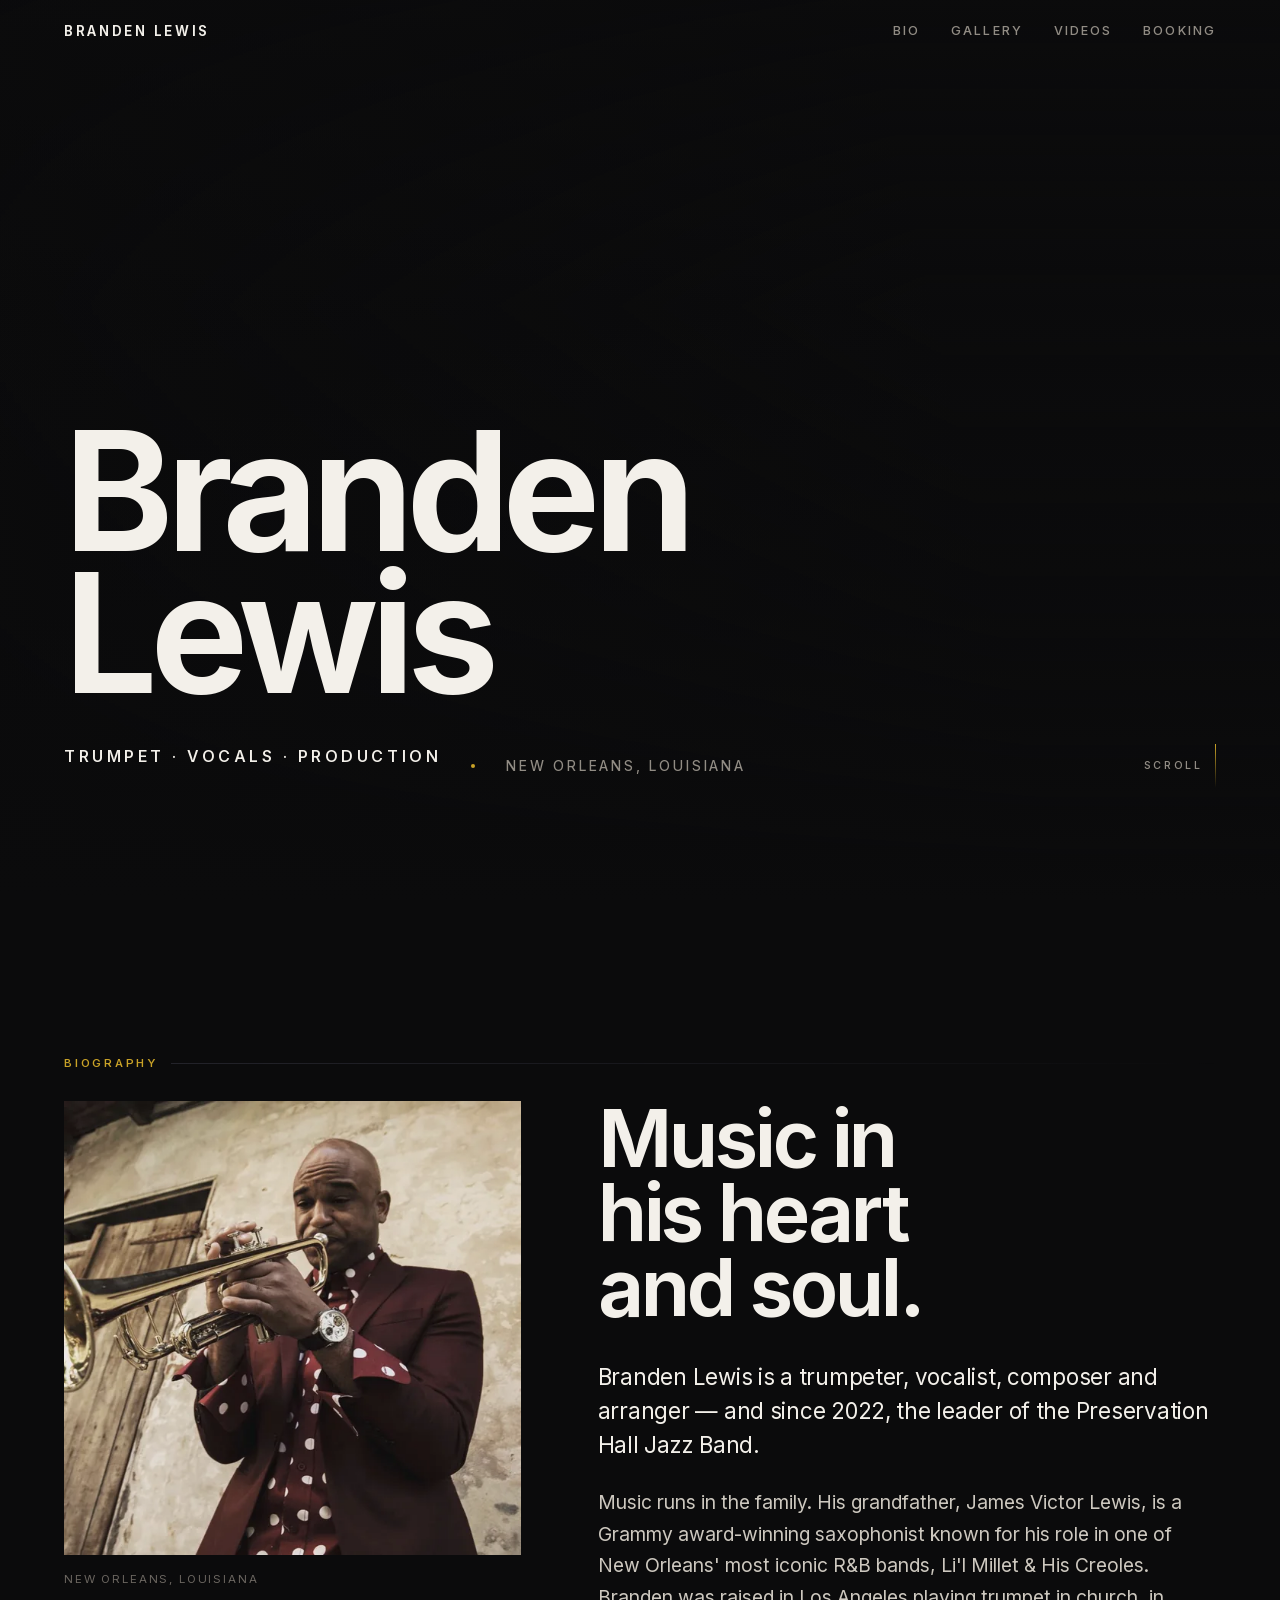
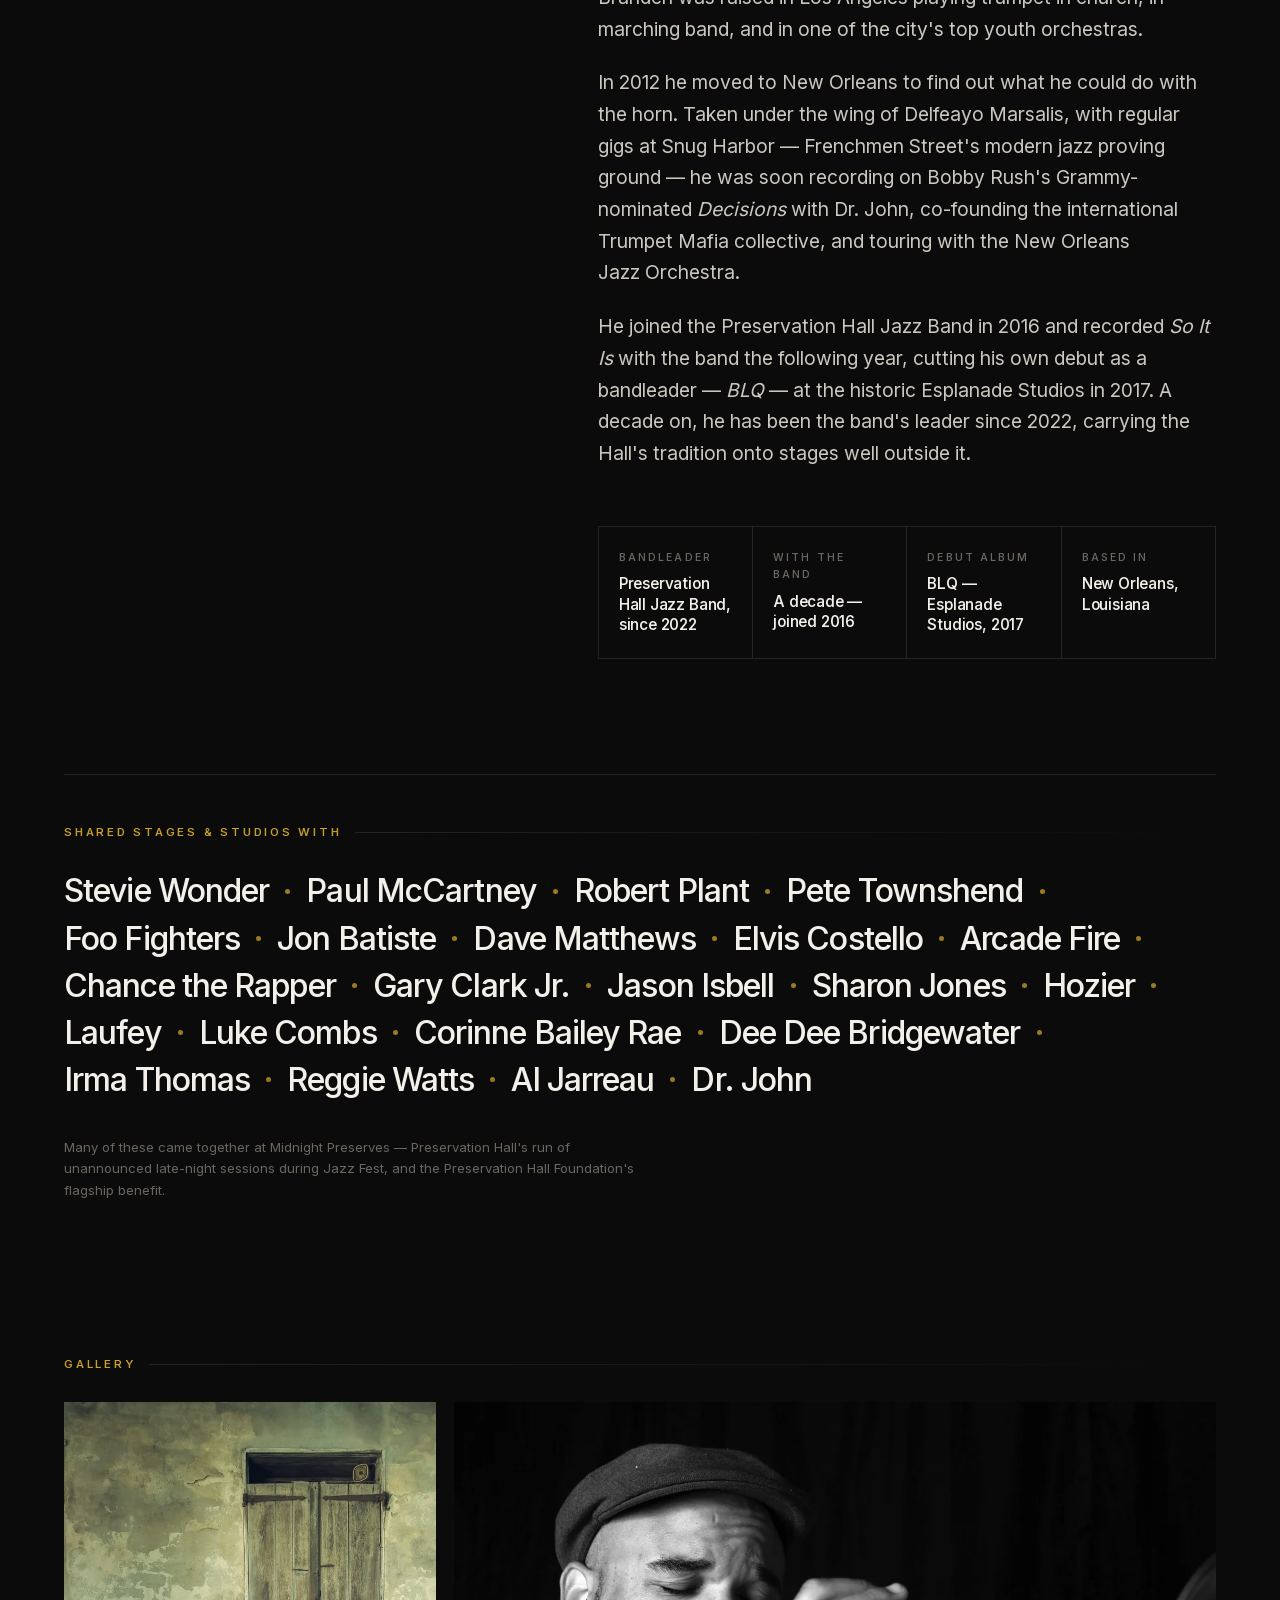
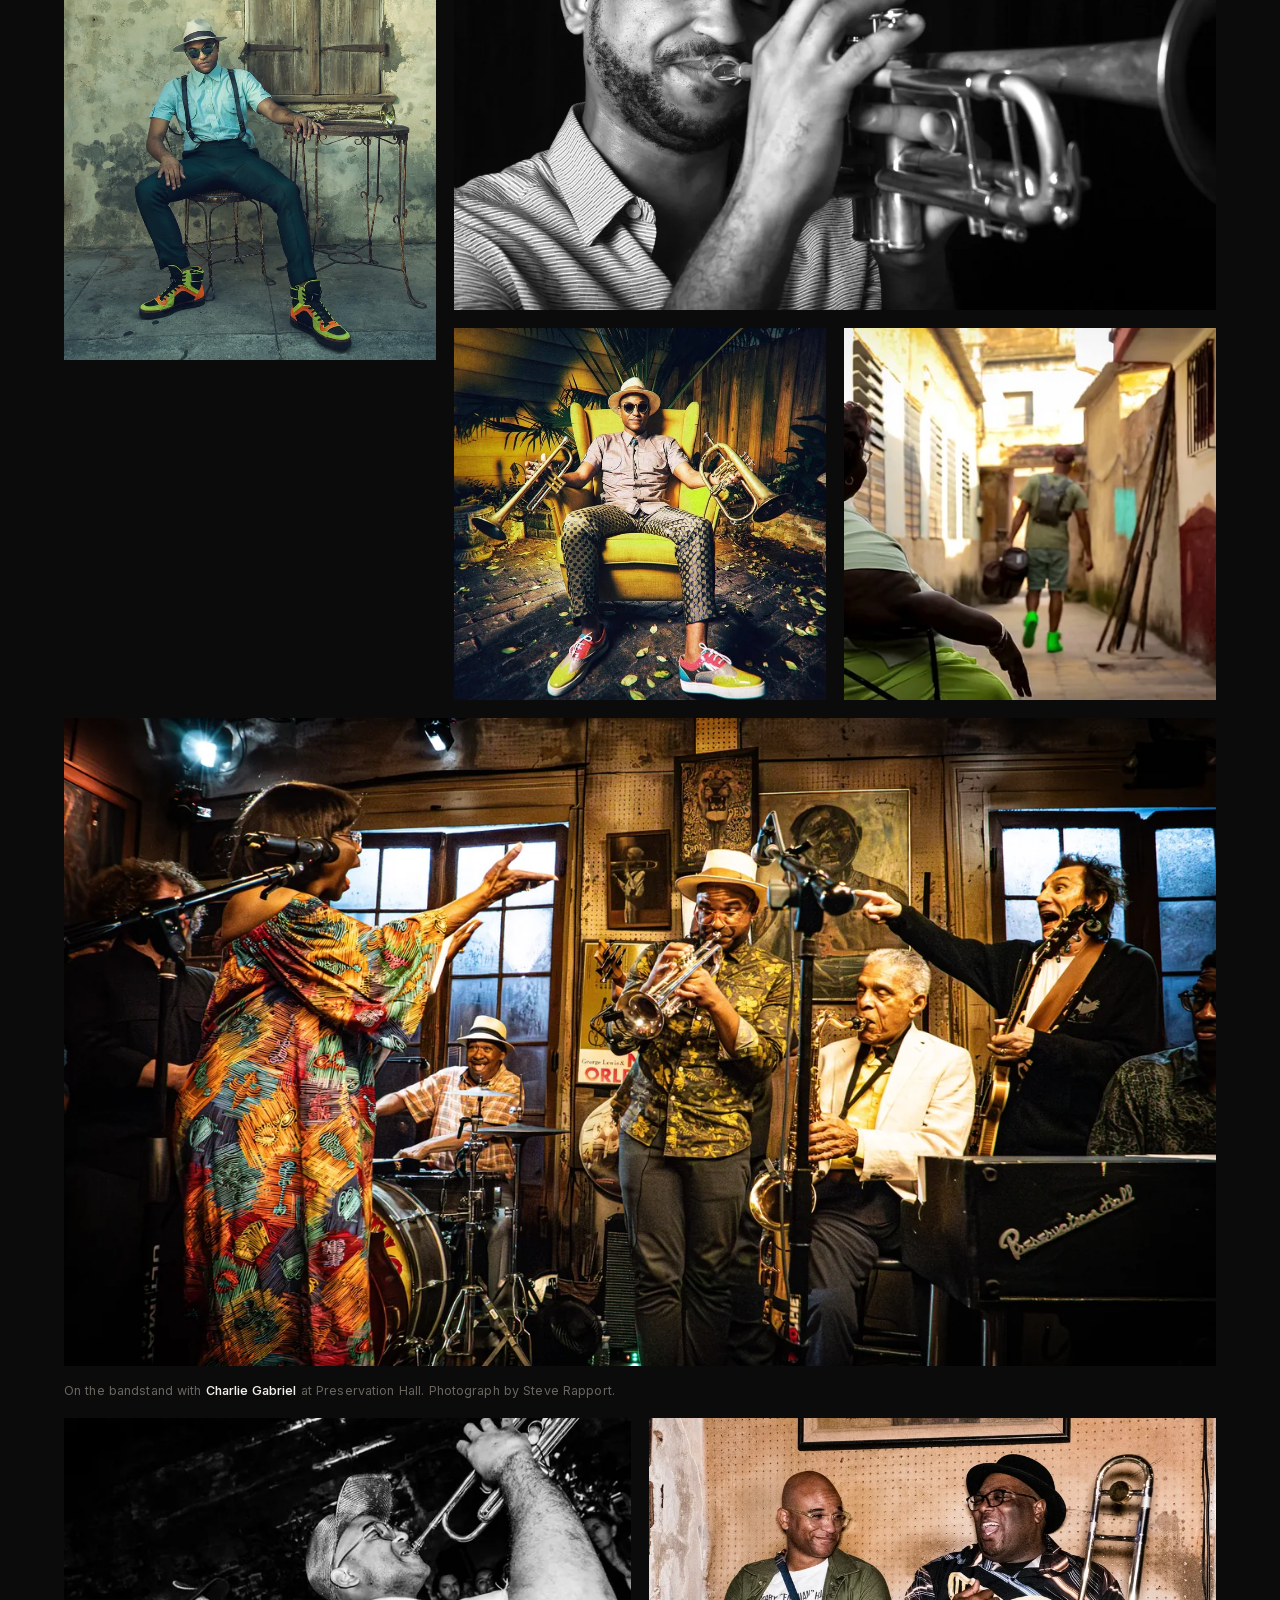
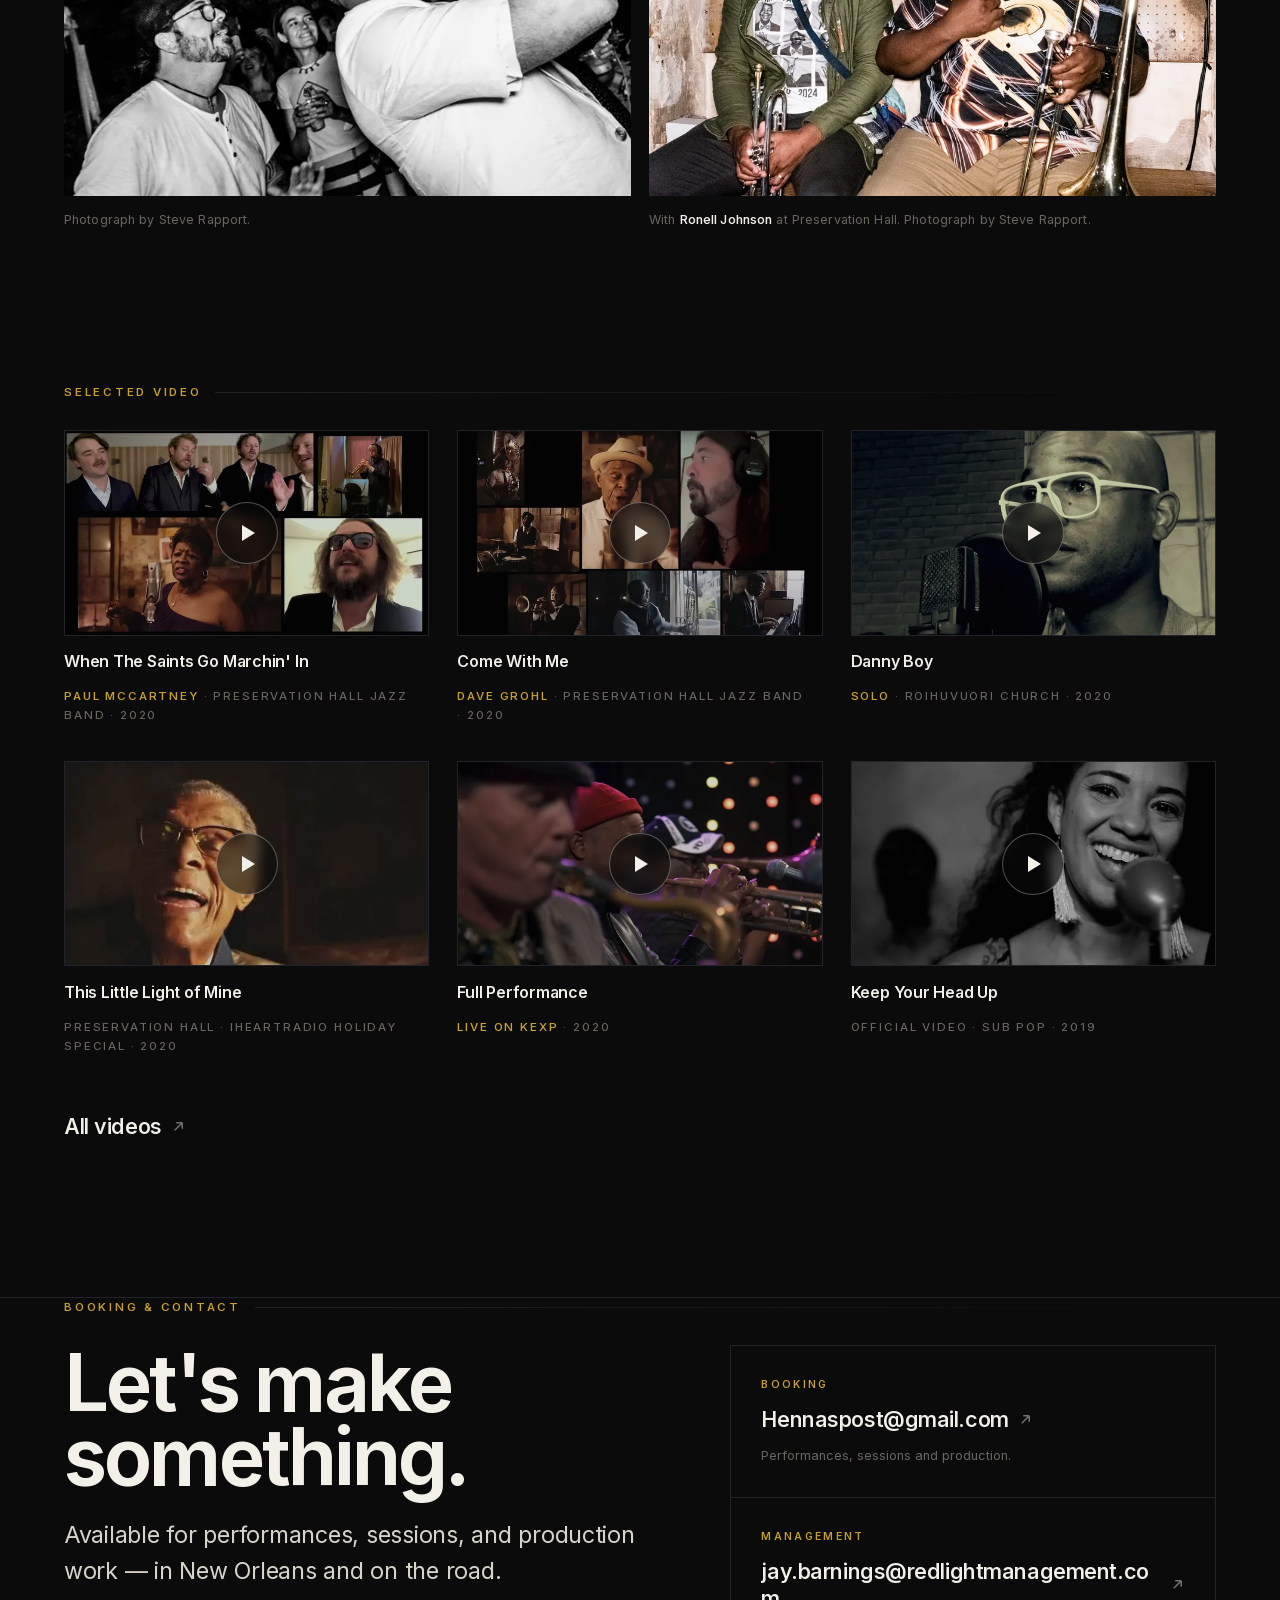
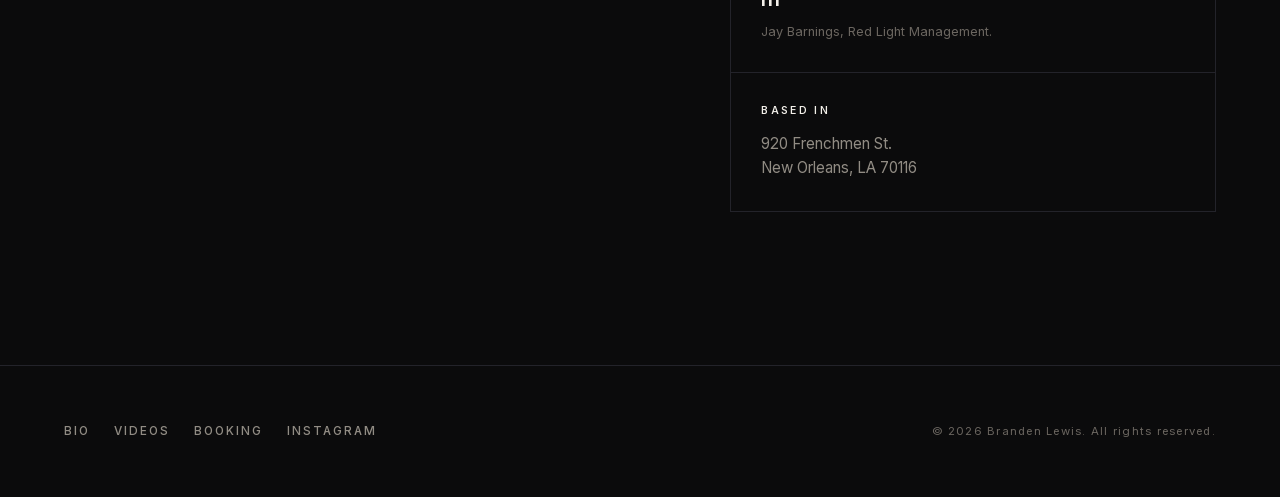
<file: contact/index.html>
<!doctype html>
<html lang="en">
<head>
<meta charset="utf-8">
<meta name="viewport" content="width=device-width, initial-scale=1">
<title>Booking &amp; contact — Branden Lewis</title>
<!-- The Squarespace site lived at /contact; old links and search results still
     point here. GitHub Pages can't send a real 301, so forward instantly. -->
<link rel="canonical" href="https://www.brandenlewis.com/">
<meta http-equiv="refresh" content="0; url=/#booking">
<meta name="theme-color" content="#0b0b0c">
<style>html{background:#0b0b0c;color:#f3f0ea;font:16px/1.5 system-ui,sans-serif}body{margin:2rem}a{color:#c9a227}</style>
<script>location.replace('/#booking');</script>
</head>
<body>
<p><a href="/#booking">Continue to Booking &amp; contact →</a></p>
</body>
</html>
</file>
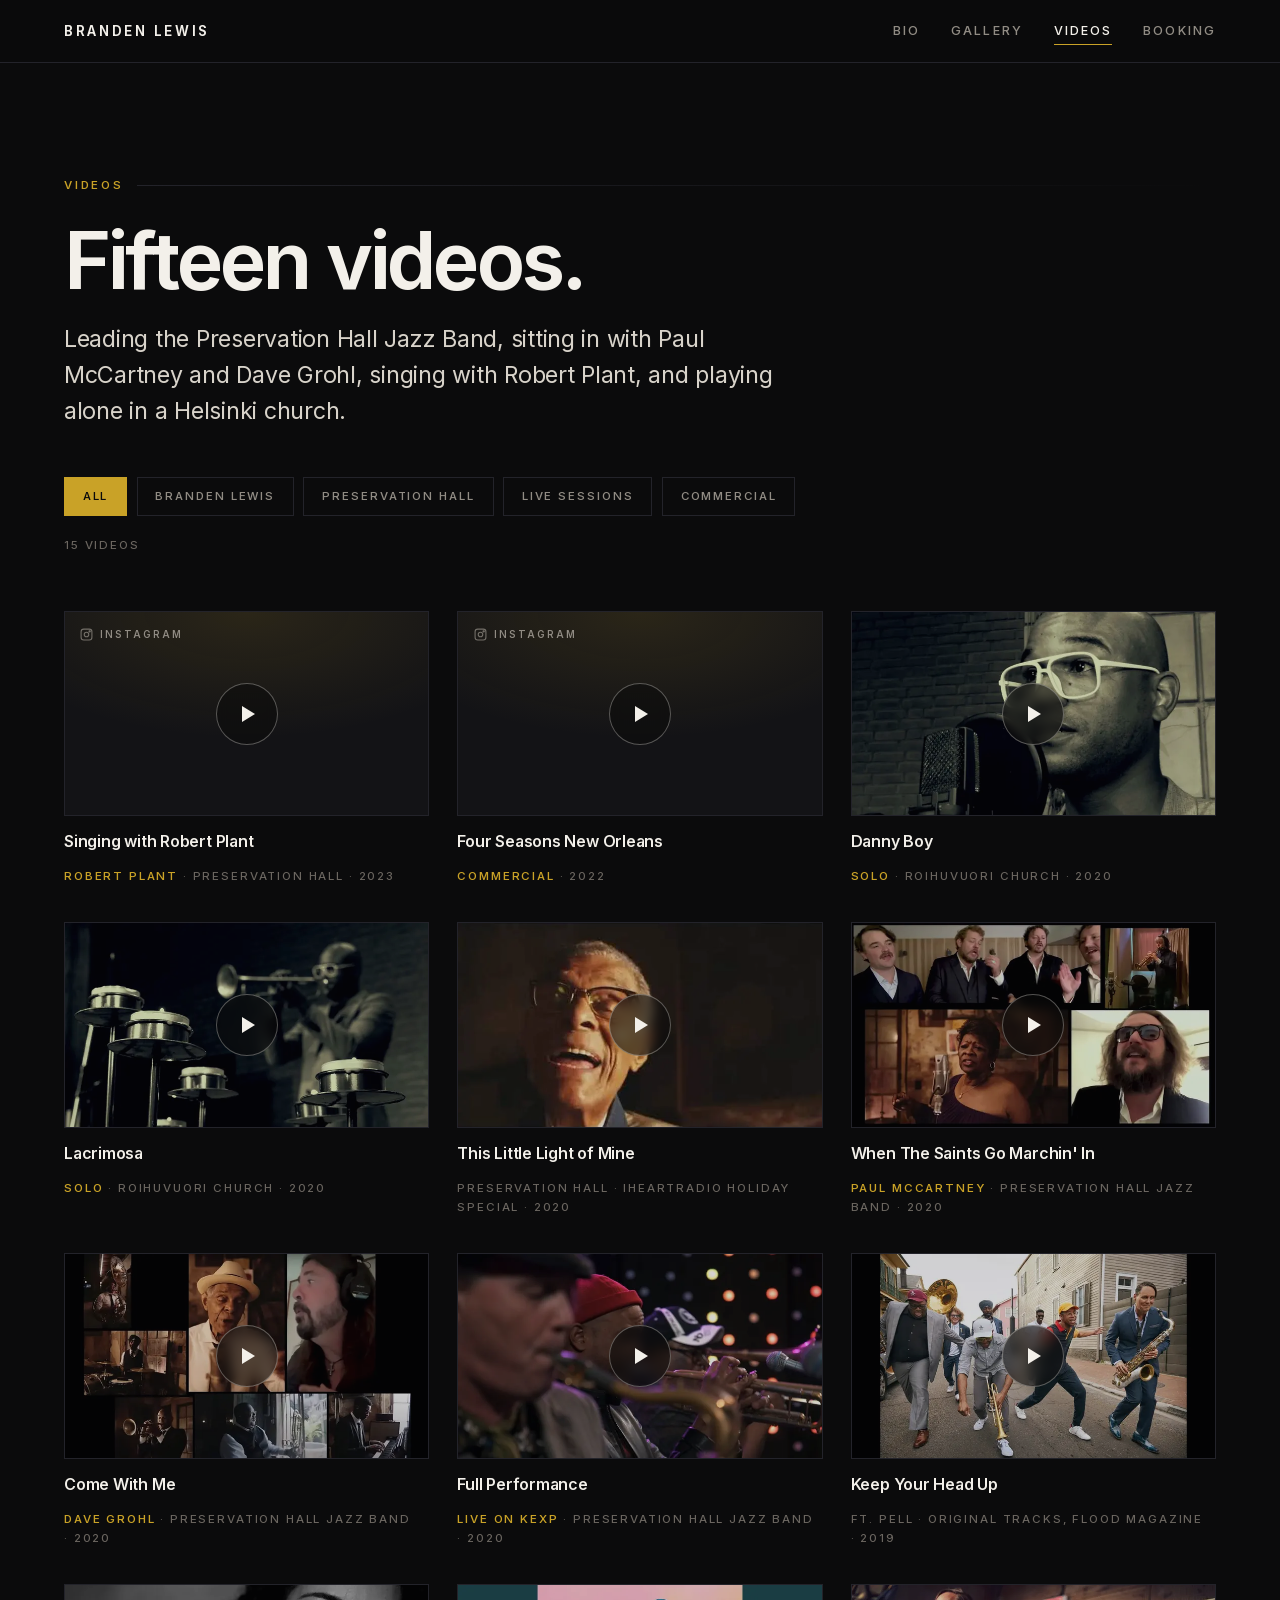
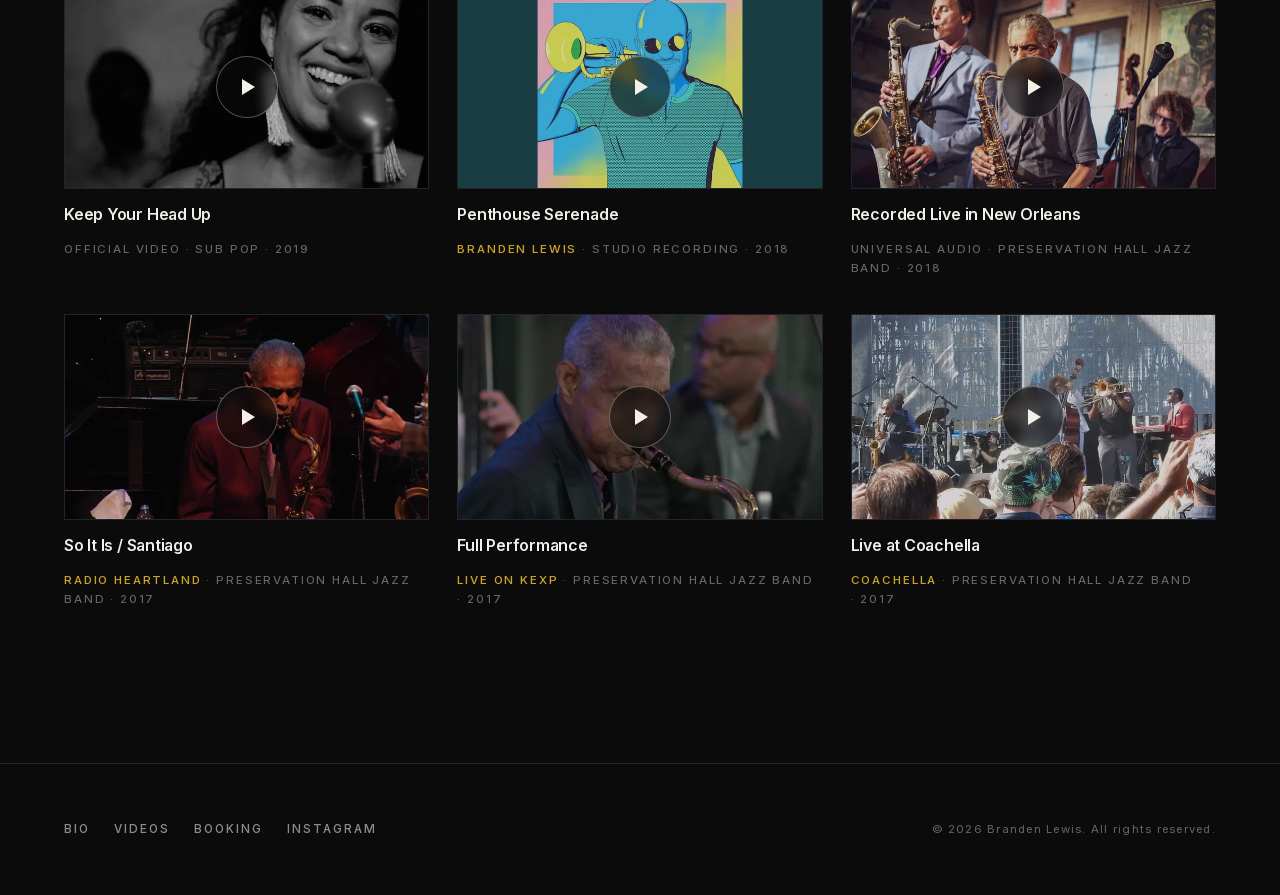
<file: videos.html>
<!doctype html>
<html lang="en">
<head>
<meta charset="utf-8">
<meta name="viewport" content="width=device-width, initial-scale=1">
<title>Videos — Branden Lewis</title>
<meta name="description" content="Videos featuring Branden Lewis — with the Preservation Hall Jazz Band, Paul McCartney, Dave Grohl and Robert Plant, as a solo trumpeter, and on camera for Four Seasons New Orleans.">
<link rel="canonical" href="https://www.brandenlewis.com/videos.html">

<meta property="og:type" content="website">
<meta property="og:site_name" content="Branden Lewis">
<meta property="og:title" content="Videos — Branden Lewis">
<meta property="og:description" content="Videos featuring Branden Lewis — with the Preservation Hall Jazz Band, Paul McCartney, Dave Grohl and Robert Plant, as a solo trumpeter, and on camera for Four Seasons New Orleans.">
<meta property="og:url" content="https://www.brandenlewis.com/videos.html">
<meta property="og:image" content="https://www.brandenlewis.com/assets/og.jpg">
<meta property="og:image:width" content="1200">
<meta property="og:image:height" content="630">
<meta name="twitter:card" content="summary_large_image">
<meta name="theme-color" content="#0b0b0c">

<link rel="icon" href="/assets/favicon.svg" type="image/svg+xml">
<link rel="apple-touch-icon" href="/assets/apple-touch-icon.png">
<link rel="preload" href="/assets/fonts/inter-var-latin.woff2" as="font" type="font/woff2" crossorigin>
<link rel="stylesheet" href="/assets/css/site.css?v=ae60c80b">
</head>

<body data-pinned-header="true">
<a class="skip" href="#main">Skip to content</a>

<header class="masthead is-stuck">
  <a class="wordmark" href="/">Branden Lewis</a>
  <nav class="nav" aria-label="Primary">
    <a href="/#about">Bio</a>
    <a href="/#gallery">Gallery</a>
    <a href="/videos.html" aria-current="page">Videos</a>
    <a href="/#booking">Booking</a>
  </nav>
</header>

<main id="main">
  <section class="pagehead shell">
    <p class="eyebrow">Videos</p>
    <h1>Fifteen videos.</h1>
    <p class="lede">Leading the Preservation Hall Jazz Band, sitting in with Paul McCartney and
      Dave Grohl, singing with Robert Plant, and playing alone in a Helsinki church.</p>

    <div class="filters" role="group" aria-label="Filter videos">
      <button type="button" data-filter="all"  aria-pressed="true">All</button>
      <button type="button" data-filter="solo" aria-pressed="false">Branden Lewis</button>
      <button type="button" data-filter="phjb" aria-pressed="false">Preservation Hall</button>
      <button type="button" data-filter="live" aria-pressed="false">Live sessions</button>
      <button type="button" data-filter="commercial" aria-pressed="false">Commercial</button>
    </div>
    <p class="vcard__meta" style="margin-top:1.25rem" aria-live="polite"><span id="vcount">15 videos</span></p>
  </section>

  <section class="band" style="padding-top:clamp(2.5rem,5vw,3.5rem)">
    <div class="shell">
      <div class="vgrid">
        <article class="vcard reveal" data-cat="phjb">
          <a class="facade facade--ig" href="https://www.instagram.com/p/CrwU8-wP0iY/"
             data-ig="CrwU8-wP0iY" rel="noopener"
             aria-label="Play: singing with Robert Plant at Preservation Hall (loads from Instagram)">
            <span class="facade__badge" aria-hidden="true">
              <svg viewBox="0 0 24 24" fill="none" stroke="currentColor" stroke-width="2">
                <rect x="2" y="2" width="20" height="20" rx="5"/>
                <circle cx="12" cy="12" r="4.2"/><circle cx="17.8" cy="6.2" r="1.2" fill="currentColor"/>
              </svg>Instagram
            </span>
            <span class="facade__play" aria-hidden="true"><span></span></span>
          </a>
          <h2 class="vcard__title">Singing with Robert Plant</h2>
          <p class="vcard__meta"><b>Robert Plant</b> · Preservation Hall · 2023</p>
        </article>

        <article class="vcard reveal" data-cat="commercial" data-delay="1">
          <a class="facade facade--ig" href="https://www.instagram.com/p/Cc75yi8Dg91/"
             data-ig="Cc75yi8Dg91" rel="noopener"
             aria-label="Play: Four Seasons New Orleans commercial (loads from Instagram)">
            <span class="facade__badge" aria-hidden="true">
              <svg viewBox="0 0 24 24" fill="none" stroke="currentColor" stroke-width="2">
                <rect x="2" y="2" width="20" height="20" rx="5"/>
                <circle cx="12" cy="12" r="4.2"/><circle cx="17.8" cy="6.2" r="1.2" fill="currentColor"/>
              </svg>Instagram
            </span>
            <span class="facade__play" aria-hidden="true"><span></span></span>
          </a>
          <h2 class="vcard__title">Four Seasons New Orleans</h2>
          <p class="vcard__meta"><b>Commercial</b> · 2022</p>
        </article>

        <article class="vcard reveal" data-cat="solo" data-delay="2">
          <a class="facade" href="https://www.youtube.com/watch?v=HFgpJjOsfes" data-yt="HFgpJjOsfes"
             data-title="Danny Boy — Solo · Roihuvuori Church (2020)">
            <picture>
              <source type="image/webp" srcset="/assets/img/yt/HFgpJjOsfes.webp">
              <img src="/assets/img/yt/HFgpJjOsfes.jpg" width="720" height="405" loading="lazy" decoding="async" alt="">
            </picture>
            <span class="facade__play" aria-hidden="true"><span></span></span>
          </a>
          <h2 class="vcard__title">Danny Boy</h2>
          <p class="vcard__meta"><b>Solo</b> · Roihuvuori Church · 2020</p>
        </article>

        <article class="vcard reveal" data-cat="solo" data-delay="1">
          <a class="facade" href="https://www.youtube.com/watch?v=Rndb8iVdkOs" data-yt="Rndb8iVdkOs"
             data-title="Lacrimosa — Solo · Roihuvuori Church (2020)">
            <picture>
              <source type="image/webp" srcset="/assets/img/yt/Rndb8iVdkOs.webp">
              <img src="/assets/img/yt/Rndb8iVdkOs.jpg" width="720" height="405" loading="lazy" decoding="async" alt="">
            </picture>
            <span class="facade__play" aria-hidden="true"><span></span></span>
          </a>
          <h2 class="vcard__title">Lacrimosa</h2>
          <p class="vcard__meta"><b>Solo</b> · Roihuvuori Church · 2020</p>
        </article>

        <article class="vcard reveal" data-cat="phjb" data-delay="2">
          <a class="facade" href="https://www.youtube.com/watch?v=3NitvshN47o" data-yt="3NitvshN47o"
             data-title="This Little Light of Mine — Preservation Hall · iHeartRadio Holiday Special (2020)">
            <picture>
              <source type="image/webp" srcset="/assets/img/yt/3NitvshN47o.webp">
              <img src="/assets/img/yt/3NitvshN47o.jpg" width="720" height="405" loading="lazy" decoding="async" alt="">
            </picture>
            <span class="facade__play" aria-hidden="true"><span></span></span>
          </a>
          <h2 class="vcard__title">This Little Light of Mine</h2>
          <p class="vcard__meta">Preservation Hall · iHeartRadio Holiday Special · 2020</p>
        </article>

        <article class="vcard reveal" data-cat="phjb">
          <a class="facade" href="https://www.youtube.com/watch?v=NNgEiaASdSU" data-yt="NNgEiaASdSU"
             data-title="When The Saints Go Marchin&#x27; In — Paul McCartney · Preservation Hall Jazz Band (2020)">
            <picture>
              <source type="image/webp" srcset="/assets/img/yt/NNgEiaASdSU.webp">
              <img src="/assets/img/yt/NNgEiaASdSU.jpg" width="720" height="405" loading="lazy" decoding="async" alt="">
            </picture>
            <span class="facade__play" aria-hidden="true"><span></span></span>
          </a>
          <h2 class="vcard__title">When The Saints Go Marchin&#x27; In</h2>
          <p class="vcard__meta"><b>Paul McCartney</b> · Preservation Hall Jazz Band · 2020</p>
        </article>

        <article class="vcard reveal" data-cat="phjb" data-delay="1">
          <a class="facade" href="https://www.youtube.com/watch?v=KWFYTe5CQb0" data-yt="KWFYTe5CQb0"
             data-title="Come With Me — Dave Grohl · Preservation Hall Jazz Band (2020)">
            <picture>
              <source type="image/webp" srcset="/assets/img/yt/KWFYTe5CQb0.webp">
              <img src="/assets/img/yt/KWFYTe5CQb0.jpg" width="720" height="405" loading="lazy" decoding="async" alt="">
            </picture>
            <span class="facade__play" aria-hidden="true"><span></span></span>
          </a>
          <h2 class="vcard__title">Come With Me</h2>
          <p class="vcard__meta"><b>Dave Grohl</b> · Preservation Hall Jazz Band · 2020</p>
        </article>

        <article class="vcard reveal" data-cat="live" data-delay="2">
          <a class="facade" href="https://www.youtube.com/watch?v=qoPxTShCUCE" data-yt="qoPxTShCUCE"
             data-title="Full Performance — Live on KEXP · Preservation Hall Jazz Band (2020)">
            <picture>
              <source type="image/webp" srcset="/assets/img/yt/qoPxTShCUCE.webp">
              <img src="/assets/img/yt/qoPxTShCUCE.jpg" width="720" height="405" loading="lazy" decoding="async" alt="">
            </picture>
            <span class="facade__play" aria-hidden="true"><span></span></span>
          </a>
          <h2 class="vcard__title">Full Performance</h2>
          <p class="vcard__meta"><b>Live on KEXP</b> · Preservation Hall Jazz Band · 2020</p>
        </article>

        <article class="vcard reveal" data-cat="phjb">
          <a class="facade" href="https://www.youtube.com/watch?v=5i_UZyvrphQ" data-yt="5i_UZyvrphQ"
             data-title="Keep Your Head Up — ft. Pell · Original Tracks, FLOOD Magazine (2019)">
            <picture>
              <source type="image/webp" srcset="/assets/img/yt/5i_UZyvrphQ.webp">
              <img src="/assets/img/yt/5i_UZyvrphQ.jpg" width="720" height="405" loading="lazy" decoding="async" alt="">
            </picture>
            <span class="facade__play" aria-hidden="true"><span></span></span>
          </a>
          <h2 class="vcard__title">Keep Your Head Up</h2>
          <p class="vcard__meta">ft. Pell · Original Tracks, FLOOD Magazine · 2019</p>
        </article>

        <article class="vcard reveal" data-cat="phjb" data-delay="1">
          <a class="facade" href="https://www.youtube.com/watch?v=PdUHN_Z6bas" data-yt="PdUHN_Z6bas"
             data-title="Keep Your Head Up — Official video · Sub Pop (2019)">
            <picture>
              <source type="image/webp" srcset="/assets/img/yt/PdUHN_Z6bas.webp">
              <img src="/assets/img/yt/PdUHN_Z6bas.jpg" width="720" height="405" loading="lazy" decoding="async" alt="">
            </picture>
            <span class="facade__play" aria-hidden="true"><span></span></span>
          </a>
          <h2 class="vcard__title">Keep Your Head Up</h2>
          <p class="vcard__meta">Official video · Sub Pop · 2019</p>
        </article>

        <article class="vcard reveal" data-cat="solo" data-delay="2">
          <a class="facade" href="https://www.youtube.com/watch?v=_TwR6vUcaGU" data-yt="_TwR6vUcaGU"
             data-title="Penthouse Serenade — Branden Lewis · Studio recording (2018)">
            <picture>
              <source type="image/webp" srcset="/assets/img/yt/_TwR6vUcaGU.webp">
              <img src="/assets/img/yt/_TwR6vUcaGU.jpg" width="720" height="405" loading="lazy" decoding="async" alt="">
            </picture>
            <span class="facade__play" aria-hidden="true"><span></span></span>
          </a>
          <h2 class="vcard__title">Penthouse Serenade</h2>
          <p class="vcard__meta"><b>Branden Lewis</b> · Studio recording · 2018</p>
        </article>

        <article class="vcard reveal" data-cat="phjb">
          <a class="facade" href="https://www.youtube.com/watch?v=CZ6NHEzHIrg" data-yt="CZ6NHEzHIrg"
             data-title="Recorded Live in New Orleans — Universal Audio · Preservation Hall Jazz Band (2018)">
            <picture>
              <source type="image/webp" srcset="/assets/img/yt/CZ6NHEzHIrg.webp">
              <img src="/assets/img/yt/CZ6NHEzHIrg.jpg" width="720" height="405" loading="lazy" decoding="async" alt="">
            </picture>
            <span class="facade__play" aria-hidden="true"><span></span></span>
          </a>
          <h2 class="vcard__title">Recorded Live in New Orleans</h2>
          <p class="vcard__meta">Universal Audio · Preservation Hall Jazz Band · 2018</p>
        </article>

        <article class="vcard reveal" data-cat="live" data-delay="1">
          <a class="facade" href="https://www.youtube.com/watch?v=QM_asPAoOes" data-yt="QM_asPAoOes"
             data-title="So It Is / Santiago — Radio Heartland · Preservation Hall Jazz Band (2017)">
            <picture>
              <source type="image/webp" srcset="/assets/img/yt/QM_asPAoOes.webp">
              <img src="/assets/img/yt/QM_asPAoOes.jpg" width="720" height="405" loading="lazy" decoding="async" alt="">
            </picture>
            <span class="facade__play" aria-hidden="true"><span></span></span>
          </a>
          <h2 class="vcard__title">So It Is / Santiago</h2>
          <p class="vcard__meta"><b>Radio Heartland</b> · Preservation Hall Jazz Band · 2017</p>
        </article>

        <article class="vcard reveal" data-cat="live" data-delay="2">
          <a class="facade" href="https://www.youtube.com/watch?v=rj_E63fwtnM" data-yt="rj_E63fwtnM"
             data-title="Full Performance — Live on KEXP · Preservation Hall Jazz Band (2017)">
            <picture>
              <source type="image/webp" srcset="/assets/img/yt/rj_E63fwtnM.webp">
              <img src="/assets/img/yt/rj_E63fwtnM.jpg" width="720" height="405" loading="lazy" decoding="async" alt="">
            </picture>
            <span class="facade__play" aria-hidden="true"><span></span></span>
          </a>
          <h2 class="vcard__title">Full Performance</h2>
          <p class="vcard__meta"><b>Live on KEXP</b> · Preservation Hall Jazz Band · 2017</p>
        </article>

        <article class="vcard reveal" data-cat="live">
          <a class="facade" href="https://www.youtube.com/watch?v=lsXtT3Po0VM" data-yt="lsXtT3Po0VM"
             data-title="Live at Coachella — Coachella · Preservation Hall Jazz Band (2017)">
            <picture>
              <source type="image/webp" srcset="/assets/img/yt/lsXtT3Po0VM.webp">
              <img src="/assets/img/yt/lsXtT3Po0VM.jpg" width="720" height="405" loading="lazy" decoding="async" alt="">
            </picture>
            <span class="facade__play" aria-hidden="true"><span></span></span>
          </a>
          <h2 class="vcard__title">Live at Coachella</h2>
          <p class="vcard__meta"><b>Coachella</b> · Preservation Hall Jazz Band · 2017</p>
        </article>
      </div>
    </div>
  </section>
</main>

<footer class="footer">
  <div class="shell footer__row">
    <div class="footer__links">
      <a href="/#about">Bio</a>
      <a href="/videos.html">Videos</a>
      <a href="/#booking">Booking</a>
      <a href="https://instagram.com/mrblewis" rel="me noopener" target="_blank">Instagram</a>
    </div>
    <p class="footer__fine">© <span id="yr">2026</span> Branden Lewis. All rights reserved.</p>
  </div>
</footer>

<script src="/assets/js/site.js?v=20277fa7" defer></script>
<script>document.getElementById('yr').textContent = new Date().getFullYear();</script>
</body>
</html>
</file>
<file: assets/css/site.css>
@font-face {
  font-family: 'Inter';
  font-style: normal;
  font-weight: 100 900;
  font-display: swap;
  src: url('../fonts/inter-var-latin.woff2') format('woff2');
  unicode-range: U+0000-00FF, U+0131, U+0152-0153, U+02BB-02BC, U+02C6, U+02DA,
    U+02DC, U+0304, U+0308, U+0329, U+2000-206F, U+2074, U+20AC, U+2122, U+2191,
    U+2193, U+2212, U+2215, U+FEFF, U+FFFD;
}

/* ---------------------------------------------------------------- tokens */
:root {
  --ink:        #0b0b0c;
  --ink-raise:  #131316;
  --ink-line:   #23232a;
  --paper:      #f3f0ea;
  --muted:      #918c84;
  --muted-dim:  #6b6660;
  --brass:      #c9a227;
  --brass-lift: #e5c558;

  --shell: 1320px;
  --gut: clamp(1.25rem, 5vw, 4.5rem);

  --step-hero: clamp(3.25rem, 13vw, 11rem);
  --step-xl:   clamp(2.25rem, 6.2vw, 5rem);
  --step-lg:   clamp(1.6rem, 3.2vw, 2.6rem);
  --step-md:   clamp(1.05rem, 1.5vw, 1.3rem);
  --step-sm:   0.9rem;
  --step-eyebrow: 0.72rem;

  --ease: cubic-bezier(0.22, 1, 0.36, 1);
  --dur: 0.7s;

  --edge: 1px solid var(--ink-line);
}

/* ---------------------------------------------------------------- reset */
*, *::before, *::after { box-sizing: border-box; }

html {
  -webkit-text-size-adjust: 100%;
  scroll-behavior: smooth;
  scroll-padding-top: 5rem;
}

body {
  margin: 0;
  background: var(--ink);
  color: var(--paper);
  font-family: 'Inter', system-ui, -apple-system, 'Segoe UI', sans-serif;
  font-size: var(--step-md);
  line-height: 1.65;
  font-synthesis-weight: none;
  -webkit-font-smoothing: antialiased;
  text-rendering: optimizeLegibility;
  overflow-x: hidden;
}

img { max-width: 100%; height: auto; display: block; }
a { color: inherit; }
button { font: inherit; color: inherit; }

h1, h2, h3 {
  margin: 0;
  font-weight: 640;
  line-height: 0.94;
  letter-spacing: -0.035em;
  text-wrap: balance;
}

p { margin: 0 0 1.15em; text-wrap: pretty; }
p:last-child { margin-bottom: 0; }

::selection { background: var(--brass); color: var(--ink); }

:focus-visible {
  outline: 2px solid var(--brass-lift);
  outline-offset: 3px;
  border-radius: 2px;
}

.skip {
  position: absolute;
  left: -9999px;
  top: 0;
  z-index: 200;
  background: var(--brass);
  color: var(--ink);
  padding: 0.75rem 1.25rem;
  font-weight: 620;
}
.skip:focus { left: 0; }

.vh {
  position: absolute; width: 1px; height: 1px;
  margin: -1px; padding: 0; overflow: hidden;
  clip: rect(0 0 0 0); white-space: nowrap; border: 0;
}

/* ---------------------------------------------------------------- layout */
.shell {
  width: 100%;
  max-width: var(--shell);
  margin-inline: auto;
  padding-inline: var(--gut);
}

section { position: relative; }

.band { padding-block: clamp(5rem, 12vw, 10rem); }
.band + .band { padding-top: 0; }

.eyebrow {
  display: flex;
  align-items: center;
  gap: 0.85rem;
  margin: 0 0 1.75rem;
  font-size: var(--step-eyebrow);
  font-weight: 560;
  letter-spacing: 0.24em;
  text-transform: uppercase;
  color: var(--brass);
}
.eyebrow::after {
  content: '';
  flex: 1;
  height: 1px;
  background: linear-gradient(90deg, var(--ink-line), transparent);
}

.lede {
  font-size: clamp(1.1rem, 1.9vw, 1.45rem);
  line-height: 1.55;
  letter-spacing: -0.011em;
  color: #d8d3ca;
}

/* ---------------------------------------------------------------- header */
/* Always present, never slides. Transparent over the hero, then quietly
   picks up a background once the page scrolls under it. */
.masthead {
  position: fixed;
  inset: 0 0 auto 0;
  z-index: 90;
  display: flex;
  align-items: center;
  justify-content: space-between;
  gap: 1rem;
  padding: 1.05rem var(--gut);
  background: transparent;
  border-bottom: 1px solid transparent;
  transition: background-color 0.4s var(--ease), border-color 0.4s var(--ease);
}
.masthead.is-stuck {
  background: rgba(11, 11, 12, 0.86);
  backdrop-filter: saturate(160%) blur(14px);
  -webkit-backdrop-filter: saturate(160%) blur(14px);
  border-bottom-color: var(--ink-line);
}

.wordmark {
  font-size: 0.84rem;
  font-weight: 640;
  letter-spacing: 0.2em;
  text-transform: uppercase;
  text-decoration: none;
  white-space: nowrap;
}

.nav { display: flex; align-items: center; gap: clamp(1rem, 2.4vw, 2.25rem); }

.nav a {
  position: relative;
  font-size: 0.78rem;
  font-weight: 520;
  letter-spacing: 0.17em;
  text-transform: uppercase;
  text-decoration: none;
  color: var(--muted);
  transition: color 0.25s;
  padding-block: 0.25rem;
}
.nav a::after {
  content: '';
  position: absolute;
  left: 0; bottom: 0;
  width: 100%; height: 1px;
  background: var(--brass);
  transform: scaleX(0);
  transform-origin: right;
  transition: transform 0.35s var(--ease);
}
.nav a:hover, .nav a:focus-visible, .nav a[aria-current='page'] { color: var(--paper); }
.nav a:hover::after, .nav a:focus-visible::after, .nav a[aria-current='page']::after {
  transform: scaleX(1);
  transform-origin: left;
}

/* Wordmark + four links won't fit a phone. Drop the wordmark (the hero
   carries the name) and let the links span the full width instead. */
@media (max-width: 640px) {
  .masthead { padding-inline: 1rem; }
  .masthead .wordmark { display: none; }
  .nav { width: 100%; justify-content: space-between; gap: 0.5rem; }
  .nav a { font-size: 0.7rem; letter-spacing: 0.11em; }
}

/* ---------------------------------------------------------------- hero */
.hero {
  position: relative;
  min-height: 100svh;
  display: grid;
  align-items: end;
  overflow: hidden;
  isolation: isolate;
}

.hero__media {
  position: absolute;
  inset: 0;
  z-index: -2;
}
.hero__media img {
  width: 100%;
  height: 100%;
  object-fit: cover;
  object-position: 62% 32%;
  filter: contrast(1.06) brightness(0.88);
  transform: scale(1.06);
  animation: heroDrift 22s var(--ease) forwards;
}
@keyframes heroDrift { to { transform: scale(1); } }

.hero__media::after {
  content: '';
  position: absolute;
  inset: 0;
  background:
    linear-gradient(180deg, rgba(11,11,12,0.72) 0%, rgba(11,11,12,0.12) 34%, rgba(11,11,12,0.5) 68%, var(--ink) 100%),
    linear-gradient(78deg, rgba(11,11,12,0.86) 0%, rgba(11,11,12,0.34) 46%, transparent 72%);
}

.hero__inner {
  width: 100%;
  max-width: var(--shell);
  margin-inline: auto;
  padding: 0 var(--gut) clamp(3.5rem, 9vw, 7rem);
}

.hero__name {
  font-size: var(--step-hero);
  font-weight: 660;
  letter-spacing: -0.05em;
  line-height: 0.85;
  margin-bottom: clamp(1.5rem, 3.5vw, 2.5rem);
}
.hero__name span {
  display: block;
  opacity: 0;
  transform: translateY(0.42em);
  animation: riseIn 1.15s var(--ease) forwards;
}
.hero__name span:nth-child(2) { animation-delay: 0.11s; }

@keyframes riseIn { to { opacity: 1; transform: none; } }

.hero__meta {
  display: flex;
  flex-wrap: wrap;
  align-items: center;
  gap: 0.7rem clamp(1rem, 2.4vw, 1.9rem);
  opacity: 0;
  animation: riseIn 1.15s var(--ease) 0.3s forwards;
}

.hero__role {
  font-size: clamp(0.82rem, 1.35vw, 1rem);
  font-weight: 560;
  letter-spacing: 0.22em;
  text-transform: uppercase;
}
.hero__dot { width: 4px; height: 4px; border-radius: 50%; background: var(--brass); }
@media (max-width: 640px) {
  /* Narrow screens load the 2:3 courtyard frame (see <picture> in the markup);
     bias upward so the name doesn't sit on his face. */
  .hero__media img { object-position: 50% 22%; filter: contrast(1.04) brightness(0.94); }
  /* The angled scrim is sized off the viewport width — at phone widths it
     covers everything. Fall back to a vertical-only wash. */
  .hero__media::after {
    background: linear-gradient(180deg,
      rgba(11,11,12,0.62) 0%,
      rgba(11,11,12,0.10) 22%,
      rgba(11,11,12,0.32) 55%,
      rgba(11,11,12,0.88) 84%,
      var(--ink) 100%);
  }
  .hero__meta { flex-direction: column; align-items: flex-start; gap: 0.55rem; }
  .hero__dot { display: none; }
}
.hero__place {
  font-size: clamp(0.76rem, 1.15vw, 0.88rem);
  font-weight: 460;
  letter-spacing: 0.2em;
  text-transform: uppercase;
  color: var(--muted);
}

.hero__scroll {
  position: absolute;
  right: var(--gut);
  bottom: clamp(3.5rem, 9vw, 7rem);
  display: flex;
  align-items: center;
  gap: 0.75rem;
  font-size: 0.66rem;
  font-weight: 540;
  letter-spacing: 0.26em;
  text-transform: uppercase;
  color: var(--muted);
  text-decoration: none;
  opacity: 0;
  animation: riseIn 1s var(--ease) 0.85s forwards;
}
.hero__scroll i {
  display: block;
  width: 1px; height: 44px;
  background: linear-gradient(180deg, var(--brass), transparent);
  transform-origin: top;
  animation: scrollPulse 2.4s ease-in-out infinite;
}
@keyframes scrollPulse {
  0%, 100% { transform: scaleY(0.4); opacity: 0.45; }
  50%      { transform: scaleY(1);   opacity: 1; }
}
@media (max-width: 860px) { .hero__scroll { display: none; } }

/* ---------------------------------------------------------------- bio */
.bio__grid {
  display: grid;
  gap: clamp(2.5rem, 6vw, 5rem);
  grid-template-columns: 1fr;
  align-items: start;
}
@media (min-width: 900px) {
  .bio__grid { grid-template-columns: 0.85fr 1.15fr; }
  .bio__figure { position: sticky; top: 6.5rem; }
}

.bio__figure { margin: 0; }
.bio__figure img {
  width: 100%;
  aspect-ratio: 1005 / 1000;
  object-fit: cover;
  filter: saturate(0.92);
}
.bio__cap {
  margin-top: 0.9rem;
  font-size: 0.72rem;
  letter-spacing: 0.16em;
  text-transform: uppercase;
  color: var(--muted-dim);
}

.bio__body { max-width: 62ch; }
.bio__body h2 {
  font-size: var(--step-xl);
  margin-bottom: clamp(1.5rem, 3vw, 2.25rem);
}
.bio__body p { color: #cdc8bf; }
.bio__body p:first-of-type {
  font-size: clamp(1.1rem, 1.75vw, 1.4rem);
  line-height: 1.5;
  letter-spacing: -0.012em;
  color: var(--paper);
}

.facts {
  display: grid;
  grid-template-columns: repeat(auto-fit, minmax(140px, 1fr));
  gap: 1px;
  margin-top: clamp(2.5rem, 5vw, 3.5rem);
  background: var(--ink-line);
  border: var(--edge);
}
.facts div { background: var(--ink); padding: 1.4rem 1.25rem; }
.facts dt {
  font-size: 0.66rem;
  font-weight: 540;
  letter-spacing: 0.2em;
  text-transform: uppercase;
  color: var(--muted-dim);
  margin-bottom: 0.5rem;
}
.facts dd {
  margin: 0;
  font-size: 0.95rem;
  font-weight: 540;
  letter-spacing: -0.012em;
  line-height: 1.35;
}

/* ---------------------------------------------------------------- credits */
.credits {
  margin-top: clamp(3.5rem, 8vw, 6rem);
  padding-top: clamp(2rem, 4vw, 3rem);
  border-top: var(--edge);
}
.credits__list {
  display: flex;
  flex-wrap: wrap;
  align-items: baseline;
  gap: 0.15em 0;
  margin: 0;
  padding: 0;
  list-style: none;
  font-size: clamp(1.15rem, 2.7vw, 2rem);
  font-weight: 520;
  letter-spacing: -0.028em;
  line-height: 1.32;
}
.credits__list li { display: inline-flex; align-items: baseline; }
.credits__list li:not(:last-child)::after {
  content: '';
  align-self: center;
  width: 5px;
  height: 5px;
  margin-inline: clamp(0.55rem, 1.3vw, 1rem);
  border-radius: 50%;
  background: var(--brass);
  opacity: 0.75;
}
.credits__note {
  margin-top: clamp(1.5rem, 3vw, 2.25rem);
  font-size: 0.82rem;
  color: var(--muted-dim);
  max-width: 64ch;
}

/* ---------------------------------------------------------------- gallery */
.gallery {
  display: grid;
  gap: clamp(0.6rem, 1.4vw, 1.15rem);
  grid-template-columns: repeat(2, 1fr);
}
@media (min-width: 780px) { .gallery { grid-template-columns: repeat(6, 1fr); } }

.shot {
  position: relative;
  margin: 0;
  overflow: hidden;
  background: var(--ink-raise);
  cursor: zoom-in;
  border: 0;
  padding: 0;
  display: block;
  width: 100%;
}
.shot img {
  width: 100%; height: 100%;
  object-fit: cover;
  transition: transform 0.9s var(--ease), filter 0.6s;
  filter: saturate(0.96);
}
.shot:hover img, .shot:focus-visible img { transform: scale(1.045); filter: saturate(1.05); }

/* 3:2 source in a 16:9 slot — bias the crop upward, trading floor for ceiling
   so the players and their horns stay clear of the edges. */
.shot--band img { object-position: 50% 42%; }

/* A gallery cell that carries a caption: the figure is the grid item, the
   button inside it stays the thing you click to enlarge. */
.shot-fig { margin: 0; }
.shot-fig .shot { width: 100%; }
.shot-cap {
  margin-top: 0.9rem;
  font-size: 0.78rem;
  line-height: 1.55;
  letter-spacing: 0.01em;
  color: var(--muted-dim);
}
.shot-cap b { color: var(--paper); font-weight: 540; }
.shot-cap span { display: inline-block; }
@media (max-width: 560px) { .shot-cap span { display: block; } }

.shot::after {
  content: '';
  position: absolute;
  inset: 0;
  background: linear-gradient(180deg, transparent 55%, rgba(11,11,12,0.55));
  opacity: 0;
  transition: opacity 0.5s;
  pointer-events: none;
}
.shot:hover::after, .shot:focus-visible::after { opacity: 1; }

@media (min-width: 780px) {
  .shot--tall  { grid-column: span 2; grid-row: span 2; aspect-ratio: 2 / 3; }
  .shot--wide  { grid-column: span 4; aspect-ratio: 3 / 2; }
  .shot--sq    { grid-column: span 2; aspect-ratio: 1; }
  .shot--band  { aspect-ratio: 16 / 9; }
  .shot--pair  { aspect-ratio: 3 / 2; }
  .shot-fig       { grid-column: span 6; }
  .shot-fig--half { grid-column: span 3; }
}
@media (max-width: 779px) {
  /* Two columns: the squares pair up, everything else runs full-bleed so no
     odd-span item strands an empty cell beside it. */
  .shot { aspect-ratio: 1; }
  .shot--tall { grid-column: span 2; aspect-ratio: 4 / 5; }
  .shot--band, .shot--pair { aspect-ratio: 3 / 2; }
  .shot--wide { grid-column: span 2; aspect-ratio: 3 / 2; }
  .shot-fig, .shot-fig--half { grid-column: span 2; }
}

/* ---------------------------------------------------------------- video */
.vgrid {
  display: grid;
  gap: clamp(1.25rem, 3vw, 2.25rem) clamp(1rem, 2.2vw, 1.75rem);
  grid-template-columns: repeat(auto-fill, minmax(min(100%, 330px), 1fr));
}

.vcard { display: flex; flex-direction: column; gap: 0.95rem; }

.facade {
  position: relative;
  width: 100%;
  aspect-ratio: 16 / 9;
  padding: 0;
  border: var(--edge);
  background: var(--ink-raise);
  overflow: hidden;
  cursor: pointer;
  display: block;
}
.facade img {
  width: 100%; height: 100%;
  object-fit: cover;
  transition: transform 0.8s var(--ease), opacity 0.5s;
  opacity: 0.82;
}
.facade:hover img, .facade:focus-visible img { transform: scale(1.05); opacity: 1; }

.facade__play {
  position: absolute;
  inset: 0;
  display: grid;
  place-items: center;
  pointer-events: none;
}
.facade__play span {
  width: clamp(48px, 5vw, 62px);
  aspect-ratio: 1;
  border-radius: 50%;
  display: grid;
  place-items: center;
  background: rgba(11, 11, 12, 0.55);
  border: 1px solid rgba(243, 240, 234, 0.32);
  backdrop-filter: blur(6px);
  -webkit-backdrop-filter: blur(6px);
  transition: background-color 0.35s, border-color 0.35s, transform 0.35s var(--ease);
}
.facade__play span::before {
  content: '';
  width: 0; height: 0;
  margin-left: 3px;
  border-left: 13px solid var(--paper);
  border-block: 8px solid transparent;
  transition: border-left-color 0.35s;
}
.facade:hover .facade__play span, .facade:focus-visible .facade__play span {
  background: var(--brass);
  border-color: var(--brass);
  transform: scale(1.06);
}
.facade:hover .facade__play span::before { border-left-color: var(--ink); }

.facade iframe {
  position: absolute;
  inset: 0;
  width: 100%; height: 100%;
  border: 0;
}

/* ---- instagram cards -------------------------------------------------
   Instagram gives us no thumbnail without an API token, so the resting
   state is a typographic card rather than a broken image. Once clicked it
   drops the 16:9 box and lets their embed size itself. */
.facade--ig {
  display: grid;
  place-items: center;
  background:
    radial-gradient(120% 100% at 50% 0%, rgba(201, 162, 39, 0.13), transparent 62%),
    var(--ink-raise);
  text-decoration: none;
}
.facade--ig .facade__play { position: static; }
.facade--ig .facade__badge {
  position: absolute;
  top: 0.9rem; left: 0.95rem;
  display: flex;
  align-items: center;
  gap: 0.45rem;
  font-size: 0.62rem;
  font-weight: 560;
  letter-spacing: 0.2em;
  text-transform: uppercase;
  color: var(--muted);
}
.facade--ig .facade__badge svg { width: 13px; height: 13px; opacity: 0.75; }
.facade--ig:hover .facade__badge { color: var(--brass); }

/* Instagram's embed page is a fixed-furniture card: header, media, footer.
   We can't measure it cross-origin, so the ratio below is taken from what
   their own script produces at this width (402 x 610). */
.facade.is-live {
  aspect-ratio: 402 / 610;
  border: 0;
  background: #fff;
  cursor: default;
  display: block;
}

.facade__fallback {
  display: grid;
  place-items: center;
  min-height: 8rem;
  padding: 1.5rem;
  text-align: center;
  font-size: 0.85rem;
  color: var(--muted);
}

.vcard__title {
  font-size: 1rem;
  font-weight: 580;
  letter-spacing: -0.014em;
  line-height: 1.3;
}
.vcard__meta {
  font-size: 0.72rem;
  font-weight: 480;
  letter-spacing: 0.16em;
  text-transform: uppercase;
  color: var(--muted-dim);
}
.vcard__meta b { color: var(--brass); font-weight: 540; }

/* ------------------------------------------------------------- video page */
.pagehead { padding-top: clamp(7rem, 14vw, 11rem); }
.pagehead h1 {
  font-size: var(--step-xl);
  margin-bottom: 1.5rem;
}
.pagehead .lede { max-width: 54ch; }

.filters {
  display: flex;
  flex-wrap: wrap;
  gap: 0.6rem;
  margin-top: clamp(2.25rem, 4vw, 3rem);
}
.filters button {
  padding: 0.55rem 1.1rem;
  background: transparent;
  border: var(--edge);
  color: var(--muted);
  font-size: 0.71rem;
  font-weight: 540;
  letter-spacing: 0.17em;
  text-transform: uppercase;
  cursor: pointer;
  transition: color 0.28s, border-color 0.28s, background-color 0.28s;
}
.filters button:hover { color: var(--paper); border-color: var(--muted-dim); }
.filters button[aria-pressed='true'] {
  background: var(--brass);
  border-color: var(--brass);
  color: var(--ink);
}

/* ---------------------------------------------------------------- booking */
.booking { border-top: var(--edge); }

.booking__grid {
  display: grid;
  gap: clamp(2.5rem, 6vw, 4.5rem);
  grid-template-columns: 1fr;
}
@media (min-width: 900px) { .booking__grid { grid-template-columns: 1.1fr 0.9fr; } }

.booking h2 {
  font-size: var(--step-xl);
  margin-bottom: 1.5rem;
}

.contacts {
  display: grid;
  gap: 1px;
  background: var(--ink-line);
  border: var(--edge);
}
.contacts > * { background: var(--ink); padding: clamp(1.4rem, 2.6vw, 1.9rem); }

.contact__label {
  font-size: 0.66rem;
  font-weight: 560;
  letter-spacing: 0.22em;
  text-transform: uppercase;
  color: var(--brass);
  margin-bottom: 0.7rem;
}
.contact__link {
  display: inline-flex;
  align-items: center;
  gap: 0.6rem;
  font-size: clamp(1rem, 2vw, 1.35rem);
  font-weight: 560;
  letter-spacing: -0.02em;
  text-decoration: none;
  line-height: 1.25;
  word-break: break-word;
  transition: color 0.28s;
}
.contact__link:hover, .contact__link:focus-visible { color: var(--brass-lift); }
.contact__link svg {
  flex: none;
  width: 15px; height: 15px;
  opacity: 0.45;
  transition: transform 0.35s var(--ease), opacity 0.3s;
}
.contact__link:hover svg { transform: translate(3px, -3px); opacity: 1; }
.contact__note {
  margin-top: 0.55rem;
  font-size: 0.8rem;
  color: var(--muted-dim);
}

.contact__static { color: var(--muted); font-size: 0.95rem; line-height: 1.6; }
.contact__static strong {
  display: block;
  color: var(--paper);
  font-size: 0.66rem;
  font-weight: 560;
  letter-spacing: 0.22em;
  text-transform: uppercase;
  margin-bottom: 0.7rem;
}

/* ---------------------------------------------------------------- footer */
.footer {
  border-top: var(--edge);
  padding-block: clamp(2.5rem, 5vw, 3.5rem);
}
.footer__row {
  display: flex;
  flex-wrap: wrap;
  align-items: center;
  justify-content: space-between;
  gap: 1.25rem;
}
.footer__links { display: flex; flex-wrap: wrap; gap: 1.5rem; }
.footer a {
  font-size: 0.73rem;
  font-weight: 520;
  letter-spacing: 0.17em;
  text-transform: uppercase;
  text-decoration: none;
  color: var(--muted);
  transition: color 0.25s;
}
.footer a:hover, .footer a:focus-visible { color: var(--brass); }
.footer__fine {
  font-size: 0.71rem;
  letter-spacing: 0.11em;
  color: var(--muted-dim);
}

/* ---------------------------------------------------------------- lightbox */
/* A closed <dialog> must keep the UA's display:none — overriding it with a
   layout display leaves an invisible fixed box swallowing clicks page-wide. */
.lightbox {
  display: none;
  position: fixed;
  inset: 0;
  max-width: none;
  max-height: none;
  width: 100%;
  height: 100%;
  z-index: 120;
  padding: clamp(1rem, 4vw, 3rem);
  background: rgba(7, 7, 8, 0.95);
  backdrop-filter: blur(10px);
  -webkit-backdrop-filter: blur(10px);
  border: 0;
}
.lightbox[open] {
  display: grid;
  place-items: center;
  animation: fadeIn 0.3s var(--ease);
}
@keyframes fadeIn { from { opacity: 0; } }
.lightbox::backdrop { background: transparent; }
.lightbox img {
  max-width: min(100%, 1400px);
  max-height: 86svh;
  width: auto;
  object-fit: contain;
}
.lightbox__close {
  position: absolute;
  top: clamp(0.75rem, 2.5vw, 1.75rem);
  right: clamp(0.75rem, 2.5vw, 1.75rem);
  width: 44px; height: 44px;
  display: grid;
  place-items: center;
  background: transparent;
  border: var(--edge);
  color: var(--paper);
  font-size: 1.2rem;
  line-height: 1;
  cursor: pointer;
  transition: background-color 0.28s, color 0.28s, border-color 0.28s;
}
.lightbox__close:hover { background: var(--brass); border-color: var(--brass); color: var(--ink); }

/* ---------------------------------------------------------------- reveal */
.reveal {
  opacity: 0;
  transform: translateY(26px);
  transition: opacity 0.85s var(--ease), transform 0.85s var(--ease);
}
.reveal.is-in { opacity: 1; transform: none; }
.reveal[data-delay='1'] { transition-delay: 0.09s; }
.reveal[data-delay='2'] { transition-delay: 0.18s; }
.reveal[data-delay='3'] { transition-delay: 0.27s; }

/* ---------------------------------------------------------------- motion */
@media (prefers-reduced-motion: reduce) {
  html { scroll-behavior: auto; }
  *, *::before, *::after {
    animation-duration: 0.001ms !important;
    animation-iteration-count: 1 !important;
    transition-duration: 0.001ms !important;
  }
  .reveal { opacity: 1; transform: none; }
  .hero__name span, .hero__meta, .hero__scroll { opacity: 1; }
  .hero__media img { transform: none; }
}
</file>
